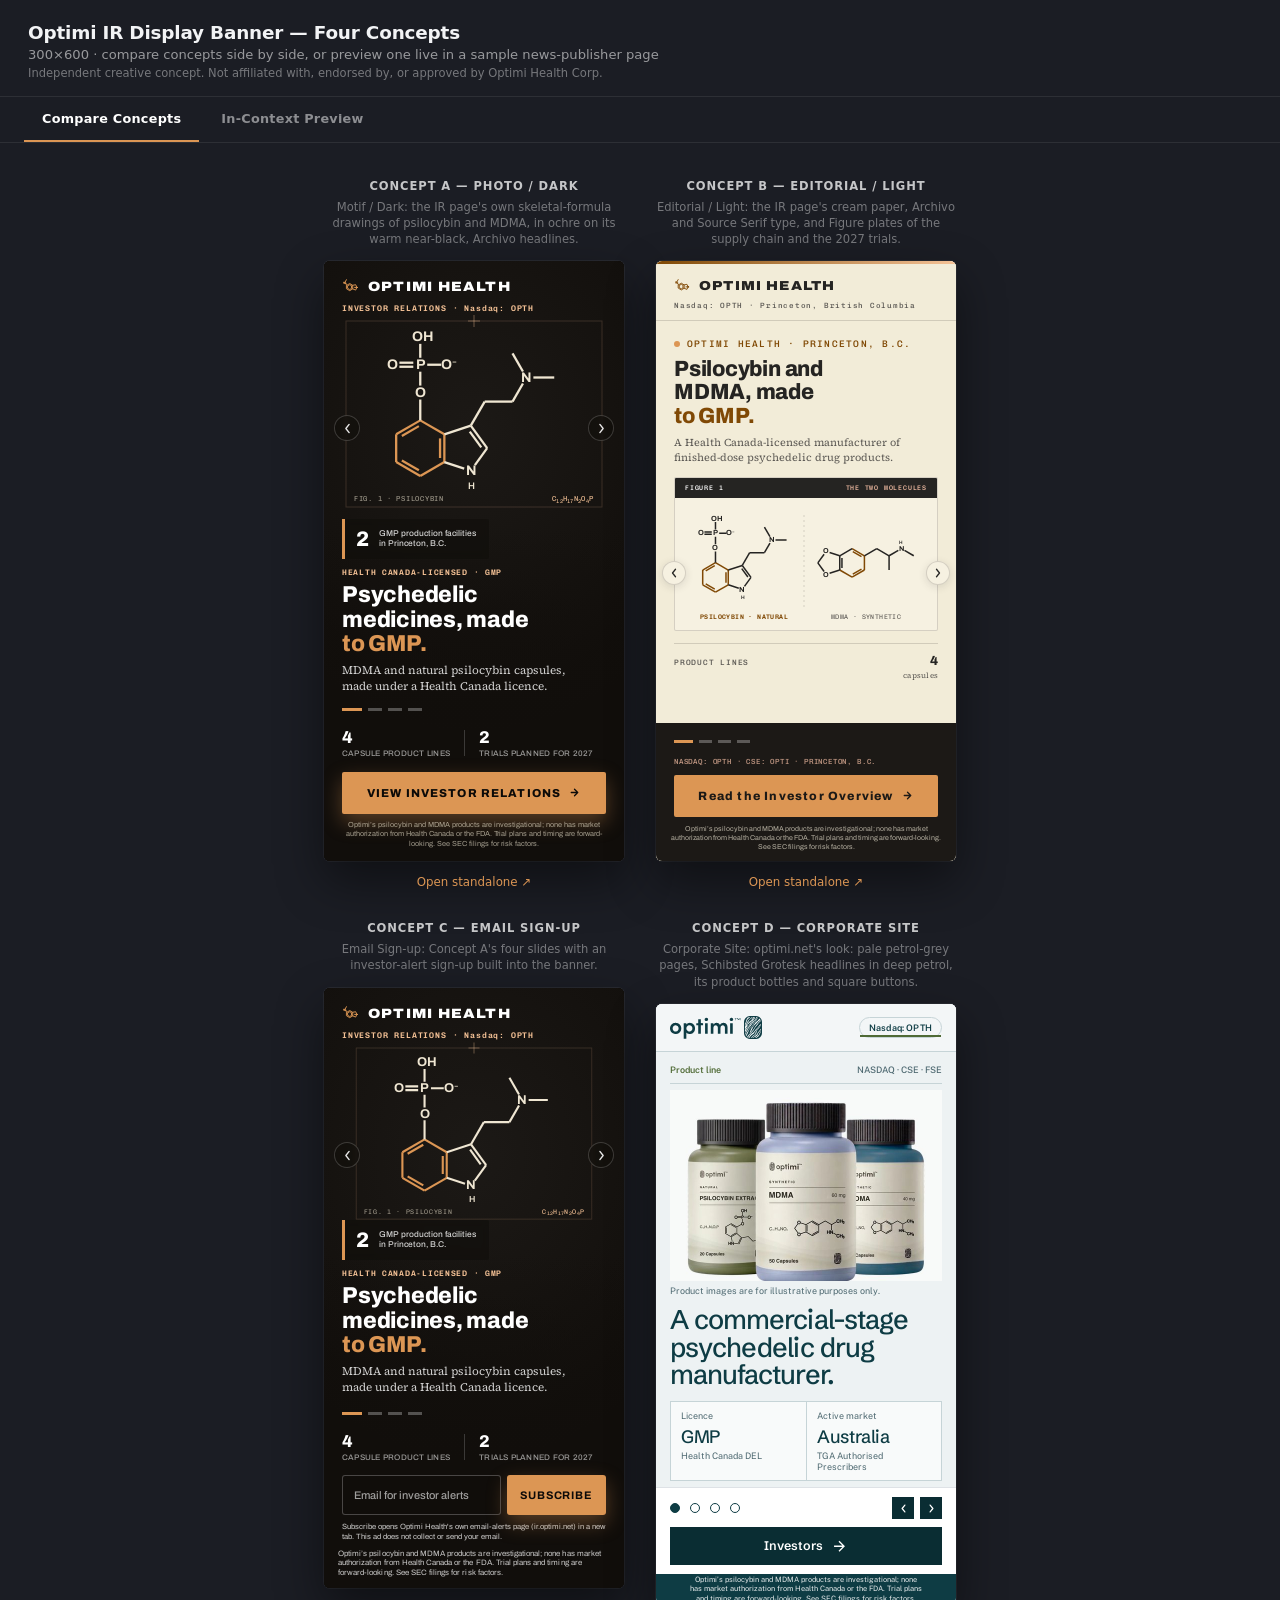
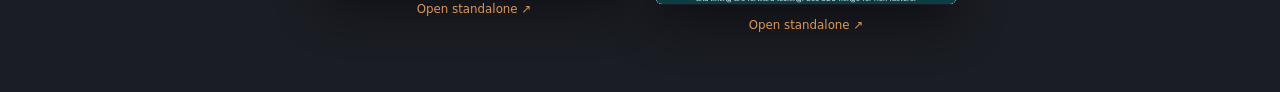
<file: index.html>
<!DOCTYPE html>
<html lang="en">
<head>
<meta name="robots" content="noindex,nofollow">
<meta charset="UTF-8">
<meta name="viewport" content="width=device-width,initial-scale=1">
<meta name="ir-banner-company" content="Optimi Health Corp.">
<link rel="icon" href="data:,">
<title>Optimi IR Banner — Concept Comparison</title>
<style>
  :root { --ui-accent:#dc9654; }
  * { margin:0; padding:0; box-sizing:border-box; }
  html, body {
    height:100%;
    background:#1b1d24;
    font-family:-apple-system, BlinkMacSystemFont, 'Segoe UI', system-ui, sans-serif;
    color:#f2f3f5;
  }
  header {
    padding:22px 28px 16px;
    border-bottom:1px solid rgba(255,255,255,0.08);
  }
  header h1 { font-size:1.15rem; font-weight:700; letter-spacing:-0.01em; }
  header p { margin-top:4px; font-size:0.82rem; color:rgba(255,255,255,0.55); }
  header p.pitch-note { font-size:0.72rem; color:rgba(255,255,255,0.4); }

  /* ---- tabs ---- */
  .tabs {
    display:flex;
    gap:4px;
    padding:0 24px;
    border-bottom:1px solid rgba(255,255,255,0.08);
  }
  .tab-btn {
    background:none;
    border:0;
    font-family:inherit;
    color:rgba(255,255,255,0.5);
    font-size:0.8rem;
    font-weight:700;
    letter-spacing:0.02em;
    padding:14px 18px;
    cursor:pointer;
    border-bottom:2px solid transparent;
    transition:color 0.15s ease;
  }
  .tab-btn:hover { color:rgba(255,255,255,0.8); }
  .tab-btn.active { color:#fff; border-bottom-color:var(--ui-accent); }
  .tab-panel { display:none; }
  .tab-panel.active { display:block; }

  main {
    display:flex;
    flex-wrap:wrap;
    gap:32px;
    justify-content:center;
    padding:36px 24px 60px;
  }
  /* four 300px frames need about 1344px of width; below that, wrap 2 + 2 rather than 3 + 1 */
  @media (max-width:1343px) { main { max-width:700px; margin:0 auto; } }
  .col { display:flex; flex-direction:column; align-items:center; gap:14px; }
  .col h2 {
    font-size:0.72rem;
    font-weight:700;
    letter-spacing:0.08em;
    text-transform:uppercase;
    color:rgba(255,255,255,0.75);
  }
  .col .tag {
    max-width:300px;
    min-height:2.8em;
    font-size:0.72rem;
    line-height:1.4;
    text-align:center;
    color:rgba(255,255,255,0.4);
    margin-top:-8px;
  }
  .frame-wrap {
    width:300px;
    height:600px;
    border-radius:6px;
    overflow:hidden;
    box-shadow:0 20px 48px rgba(0,0,0,0.45), 0 0 0 1px rgba(255,255,255,0.06);
    background:#000;
  }
  iframe { width:300px; height:600px; border:0; display:block; }
  .col a {
    font-size:0.74rem;
    color:var(--ui-accent);
    text-decoration:none;
  }
  .col a:hover { text-decoration:underline; }

  /* ---- in-context preview panel ---- */
  .preview-intro {
    text-align:center;
    padding:28px 24px 0;
  }
  .preview-intro p {
    font-size:0.82rem;
    color:rgba(255,255,255,0.55);
    max-width:560px;
    margin:0 auto;
  }
  .concept-switch {
    display:flex;
    flex-wrap:wrap;
    gap:10px;
    justify-content:center;
    padding:18px 24px 0;
  }
  .concept-btn {
    background:rgba(255,255,255,0.06);
    border:1px solid rgba(255,255,255,0.14);
    color:rgba(255,255,255,0.65);
    font-family:inherit;
    font-size:0.76rem;
    font-weight:700;
    letter-spacing:0.02em;
    padding:9px 16px;
    border-radius:20px;
    cursor:pointer;
    transition:all 0.15s ease;
  }
  .concept-btn:hover { border-color:rgba(255,255,255,0.3); }
  .concept-btn.active { background:var(--ui-accent); border-color:var(--ui-accent); color:#0c1015; }

  .preview-wrap {
    max-width:1180px;
    margin:24px auto 12px;
    padding:0 24px;
  }
  .preview-frame-outer {
    border-radius:6px;
    overflow:hidden;
    box-shadow:0 20px 48px rgba(0,0,0,0.45), 0 0 0 1px rgba(255,255,255,0.06);
  }
  #preview-iframe {
    width:100%;
    height:950px;
    border:0;
    display:block;
    background:#fff;
  }
  .preview-footer {
    text-align:center;
    padding:14px 24px 60px;
  }
  .preview-footer a {
    font-size:0.74rem;
    color:var(--ui-accent);
    text-decoration:none;
  }
  .preview-footer a:hover { text-decoration:underline; }
</style>
</head>
<body>

<header>
  <h1>Optimi IR Display Banner — Four Concepts</h1>
  <p>300×600 · compare concepts side by side, or preview one live in a sample news-publisher page</p>
  <p class="pitch-note">Independent creative concept. Not affiliated with, endorsed by, or approved by Optimi Health Corp.</p>
</header>

<div class="tabs">
  <button type="button" class="tab-btn active" data-tab="compare">Compare Concepts</button>
  <button type="button" class="tab-btn" data-tab="preview">In-Context Preview</button>
</div>

<section class="tab-panel active" id="tab-compare">
  <main>
    <div class="col">
      <h2>Concept A — Photo / Dark</h2>
      <span class="tag">Motif / Dark: the IR page&#x27;s own skeletal-formula drawings of psilocybin and MDMA, in ochre on its warm near-black, Archivo headlines.</span>
      <div class="frame-wrap">
        <iframe src="concept-a-photo/index.html" title="Optimi banner — photo concept"></iframe>
      </div>
      <a href="concept-a-photo/index.html" target="_blank" rel="noopener">Open standalone ↗</a>
    </div>

    <div class="col">
      <h2>Concept B — Editorial / Light</h2>
      <span class="tag">Editorial / Light: the IR page&#x27;s cream paper, Archivo and Source Serif type, and Figure plates of the supply chain and the 2027 trials.</span>
      <div class="frame-wrap">
        <iframe src="concept-b-editorial/index.html" title="Optimi banner — editorial concept"></iframe>
      </div>
      <a href="concept-b-editorial/index.html" target="_blank" rel="noopener">Open standalone ↗</a>
    </div>

    <div class="col">
      <h2>Concept C — Email Sign-up</h2>
      <span class="tag">Email Sign-up: Concept A&#x27;s four slides with an investor-alert sign-up built into the banner.</span>
      <div class="frame-wrap">
        <iframe src="concept-c-dashboard/index.html" title="Optimi banner — email sign-up concept"></iframe>
      </div>
      <a href="concept-c-dashboard/index.html" target="_blank" rel="noopener">Open standalone ↗</a>
    </div>

    <div class="col">
      <h2>Concept D — Corporate Site</h2>
      <span class="tag">Corporate Site: optimi.net&#x27;s look: pale petrol-grey pages, Schibsted Grotesk headlines in deep petrol, its product bottles and square buttons.</span>
      <div class="frame-wrap">
        <iframe src="concept-d-corporate/index.html" title="Optimi banner — corporate-site concept"></iframe>
      </div>
      <a href="concept-d-corporate/index.html" target="_blank" rel="noopener">Open standalone ↗</a>
    </div>
  </main>
</section>

<section class="tab-panel" id="tab-preview">
  <div class="preview-intro">
    <p>A sample news-publisher article page with the banner dropped into the right-rail ad slot — the way it would actually sit alongside real editorial content. Switch concepts below.</p>
  </div>

  <div class="concept-switch">
    <button type="button" class="concept-btn active" data-concept="a">Concept A — Photo</button>
    <button type="button" class="concept-btn" data-concept="b">Concept B — Editorial</button>
    <button type="button" class="concept-btn" data-concept="c">Concept C — Email Sign-up</button>
    <button type="button" class="concept-btn" data-concept="d">Concept D — Corporate Site</button>
  </div>

  <div class="preview-wrap">
    <div class="preview-frame-outer">
      <iframe id="preview-iframe" src="context-preview/news.html?concept=a" title="Optimi banner — in-context publisher preview"></iframe>
    </div>
  </div>

  <div class="preview-footer">
    <a id="preview-open-link" href="context-preview/news.html?concept=a" target="_blank" rel="noopener">Open standalone ↗</a>
  </div>
</section>

<script>
  document.querySelectorAll('.tab-btn').forEach(function (btn) {
    btn.addEventListener('click', function () {
      document.querySelectorAll('.tab-btn').forEach(function (b) { b.classList.remove('active') })
      document.querySelectorAll('.tab-panel').forEach(function (p) { p.classList.remove('active') })
      btn.classList.add('active')
      document.getElementById('tab-' + btn.dataset.tab).classList.add('active')
    })
  })

  document.querySelectorAll('.concept-btn').forEach(function (btn) {
    btn.addEventListener('click', function () {
      document.querySelectorAll('.concept-btn').forEach(function (b) { b.classList.remove('active') })
      btn.classList.add('active')
      var url = 'context-preview/news.html?concept=' + btn.dataset.concept
      document.getElementById('preview-iframe').src = url
      document.getElementById('preview-open-link').href = url
    })
  })
</script>

</body>
</html>
</file>
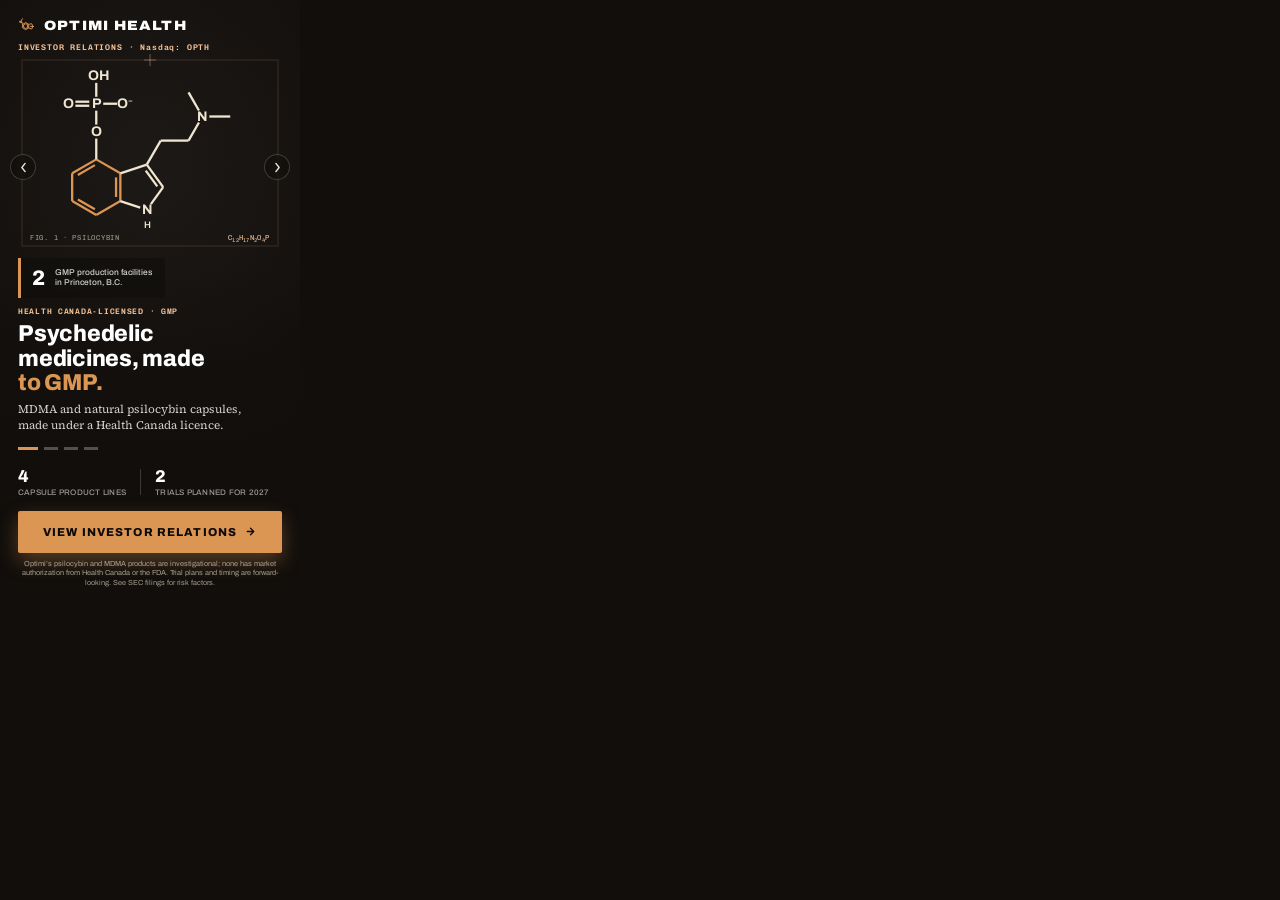
<file: concept-a-photo/index.html>
<!DOCTYPE html>
<html lang="en">
<head>
<meta name="robots" content="noindex,nofollow">
<meta charset="UTF-8">
<meta name="ad.size" content="width=300,height=600">
<meta http-equiv="X-UA-Compatible" content="IE=Edge">
<meta name="viewport" content="width=300,initial-scale=1">
<link rel="icon" href="data:,">
<title>Optimi Health Corp. — Investor Relations</title>
<link rel="preconnect" href="https://fonts.googleapis.com">
<link rel="preconnect" href="https://fonts.gstatic.com" crossorigin>
<link href="https://fonts.googleapis.com/css2?family=Archivo:wdth,wght@75..125,500..900&family=Source+Serif+4:opsz,wght@8..60,400;8..60,500&family=Chivo+Mono:wght@500;600&display=swap" rel="stylesheet">
<link rel="stylesheet" href="style.css">
</head>
<body>

<!--
  Optimi Health Corp. — IR display banner, 300x600 — Concept A: Photo / Dark.
  Promotes: https://media-console-group.github.io/optimihealth-ir-concept/
  Motif / Dark: the IR page's skeletal-formula plates per slide (inline SVG), a
  floating stat chip, persistent logo/ticker chrome, stat row + CTA +
  forward-looking-statements line. Concept C is generated from this file
  (scripts/build_concept_c.py), so re-run that after every edit here.
  Every slide's copy and stat must come from the live IR site.
-->

<div id="banner" aria-label="Optimi Health Corp. investor relations advertisement">

  <div id="slides">
    <!-- Slide 1 -->
    <section class="slide" data-index="0">
      <div class="slide-bg motif" role="img" aria-label="Skeletal formula of psilocybin"><svg class="motif-svg" viewBox="0 0 300 260" aria-hidden="true"><rect class="m-frame" x="22" y="60" width="256" height="186"/><g class="m-cross"><line x1="150" y1="54" x2="150" y2="66"/><line x1="144" y1="60" x2="156" y2="60"/></g>
  <g class="mol mol-psi" transform="translate(52 62) scale(0.6323) translate(-90.0 -52.0)"><g class="mol-b"><line x1="160.0" y1="206.0" x2="198.1" y2="228.0"/><line x1="198.1" y1="228.0" x2="198.1" y2="272.0"/><line x1="191.3" y1="234.5" x2="191.3" y2="265.5"/><line x1="198.1" y1="272.0" x2="160.0" y2="294.0"/><line x1="160.0" y1="294.0" x2="121.9" y2="272.0"/><line x1="157.8" y1="284.9" x2="130.9" y2="269.4"/><line x1="121.9" y1="272.0" x2="121.9" y2="228.0"/><line x1="121.9" y1="228.0" x2="160.0" y2="206.0"/><line x1="130.9" y1="230.6" x2="157.8" y2="215.1"/><line x1="198.1" y1="272.0" x2="229.5" y2="282.2"/><line x1="246.4" y1="276.7" x2="265.8" y2="250.0"/><line x1="265.8" y1="250.0" x2="239.9" y2="214.4"/><line x1="256.5" y1="248.7" x2="238.3" y2="223.7"/><line x1="239.9" y1="214.4" x2="198.1" y2="228.0"/><line x1="239.9" y1="214.4" x2="261.9" y2="176.3"/><line x1="261.9" y1="176.3" x2="305.9" y2="176.3"/><line x1="305.9" y1="176.3" x2="322.4" y2="147.7"/><line x1="338.9" y1="138.2" x2="371.9" y2="138.2"/><line x1="322.4" y1="128.7" x2="305.9" y2="100.1"/><line x1="160.0" y1="206.0" x2="160.0" y2="173.0"/><line x1="160.0" y1="151.0" x2="160.0" y2="129.0"/><line x1="149.0" y1="114.8" x2="127.0" y2="114.8"/><line x1="149.0" y1="121.2" x2="127.0" y2="121.2"/><line x1="171.0" y1="118.0" x2="193.0" y2="118.0"/><line x1="160.0" y1="107.0" x2="160.0" y2="85.0"/></g><g class="mol-t"><text x="239.9" y="292.1">N</text><text x="240.9" y="314.1"><tspan font-size="15" font-weight="600">H</tspan></text><text x="327.9" y="144.7">N</text><text x="160.0" y="168.5">O</text><text x="160.0" y="124.5">P</text><text x="116.0" y="124.5">O</text><text x="206.0" y="124.5">O<tspan font-size="12" dy="-7">&#8722;</tspan></text><text x="164.0" y="80.5">OH</text></g></g>
  <text class="m-lab" x="30" y="240">FIG. 1 &middot; PSILOCYBIN</text>
  <text class="m-lab hi" x="270" y="240" text-anchor="end">C<tspan class="sb">12</tspan>H<tspan class="sb">17</tspan>N<tspan class="sb">2</tspan>O<tspan class="sb">4</tspan>P</text>
</svg></div>
      <div class="slide-scrim-bottom"></div>
      <div class="slide-copy">
        <div class="mid-chip">
          <span class="chip-num">2</span>
          <span class="chip-label">GMP production facilities<br>in Princeton, B.C.</span>
        </div>
        <div class="copy-bottom">
          <div class="kicker">Health Canada-licensed &middot; GMP</div>
          <h1>Psychedelic<br>medicines, made<br><em>to GMP.</em></h1>
          <p>MDMA and natural psilocybin capsules, made under a Health Canada licence.</p>
        </div>
      </div>
    </section>
    <!-- Slide 2 -->
    <section class="slide" data-index="1">
      <div class="slide-bg motif" role="img" aria-label="Schematic of the supply route from Princeton, B.C. to Australia"><svg class="motif-svg" viewBox="0 0 300 260" aria-hidden="true"><rect class="m-frame" x="22" y="60" width="256" height="186"/><g class="m-cross"><line x1="150" y1="54" x2="150" y2="66"/><line x1="144" y1="60" x2="156" y2="60"/></g>
  <path class="m-route" d="M70 108 C 120 70, 230 110, 232 196"/>
  <circle class="m-node" cx="70" cy="108" r="5"/><circle class="m-ring" cx="70" cy="108" r="11"/>
  <circle class="m-node hi" cx="232" cy="196" r="5"/><circle class="m-ring hi" cx="232" cy="196" r="11"/>
  <text class="m-lab" x="56" y="132">PRINCETON, B.C.</text>
  <text class="m-lab" x="56" y="143">GMP &middot; HEALTH CANADA DEL</text>
  <text class="m-lab hi" x="270" y="222" text-anchor="end">AUSTRALIA &middot; AUTHORISED</text>
  <text class="m-lab hi" x="270" y="233" text-anchor="end">PRESCRIBER SCHEME</text>
  <text class="m-lab" x="270" y="78" text-anchor="end">SCHEMATIC</text>
</svg></div>
      <div class="slide-scrim-bottom"></div>
      <div class="slide-copy">
        <div class="mid-chip">
          <span class="chip-num">2024</span>
          <span class="chip-label">First commercial supply<br>to Australian prescribers</span>
        </div>
        <div class="copy-bottom">
          <div class="kicker">In market &middot; Australia</div>
          <h1>Already<br>prescribed in<br><em>Australia.</em></h1>
          <p>MDMA for PTSD since 2024 and psilocybin for treatment-resistant depression since 2025.</p>
        </div>
      </div>
    </section>
    <!-- Slide 3 -->
    <section class="slide" data-index="2">
      <div class="slide-bg motif" role="img" aria-label="Dot chart: 200 adults randomized 1 to 1, psilocybin or active placebo"><svg class="motif-svg" viewBox="0 0 300 260" aria-hidden="true"><rect class="m-frame" x="22" y="60" width="256" height="186"/><g class="m-cross"><line x1="150" y1="54" x2="150" y2="66"/><line x1="144" y1="60" x2="156" y2="60"/></g>
  <text class="m-lab" x="30" y="80">RANDOMIZED 1:1 &middot; DOUBLE-BLIND</text>
  <g><circle class="m-dot on" cx="44.0" cy="102.0" r="3.2"/><circle class="m-dot on" cx="53.4" cy="102.0" r="3.2"/><circle class="m-dot on" cx="62.8" cy="102.0" r="3.2"/><circle class="m-dot on" cx="72.2" cy="102.0" r="3.2"/><circle class="m-dot on" cx="81.6" cy="102.0" r="3.2"/><circle class="m-dot on" cx="91.0" cy="102.0" r="3.2"/><circle class="m-dot on" cx="100.4" cy="102.0" r="3.2"/><circle class="m-dot on" cx="109.8" cy="102.0" r="3.2"/><circle class="m-dot on" cx="119.2" cy="102.0" r="3.2"/><circle class="m-dot on" cx="128.6" cy="102.0" r="3.2"/><circle class="m-dot on" cx="44.0" cy="111.4" r="3.2"/><circle class="m-dot on" cx="53.4" cy="111.4" r="3.2"/><circle class="m-dot on" cx="62.8" cy="111.4" r="3.2"/><circle class="m-dot on" cx="72.2" cy="111.4" r="3.2"/><circle class="m-dot on" cx="81.6" cy="111.4" r="3.2"/><circle class="m-dot on" cx="91.0" cy="111.4" r="3.2"/><circle class="m-dot on" cx="100.4" cy="111.4" r="3.2"/><circle class="m-dot on" cx="109.8" cy="111.4" r="3.2"/><circle class="m-dot on" cx="119.2" cy="111.4" r="3.2"/><circle class="m-dot on" cx="128.6" cy="111.4" r="3.2"/><circle class="m-dot on" cx="44.0" cy="120.8" r="3.2"/><circle class="m-dot on" cx="53.4" cy="120.8" r="3.2"/><circle class="m-dot on" cx="62.8" cy="120.8" r="3.2"/><circle class="m-dot on" cx="72.2" cy="120.8" r="3.2"/><circle class="m-dot on" cx="81.6" cy="120.8" r="3.2"/><circle class="m-dot on" cx="91.0" cy="120.8" r="3.2"/><circle class="m-dot on" cx="100.4" cy="120.8" r="3.2"/><circle class="m-dot on" cx="109.8" cy="120.8" r="3.2"/><circle class="m-dot on" cx="119.2" cy="120.8" r="3.2"/><circle class="m-dot on" cx="128.6" cy="120.8" r="3.2"/><circle class="m-dot on" cx="44.0" cy="130.2" r="3.2"/><circle class="m-dot on" cx="53.4" cy="130.2" r="3.2"/><circle class="m-dot on" cx="62.8" cy="130.2" r="3.2"/><circle class="m-dot on" cx="72.2" cy="130.2" r="3.2"/><circle class="m-dot on" cx="81.6" cy="130.2" r="3.2"/><circle class="m-dot on" cx="91.0" cy="130.2" r="3.2"/><circle class="m-dot on" cx="100.4" cy="130.2" r="3.2"/><circle class="m-dot on" cx="109.8" cy="130.2" r="3.2"/><circle class="m-dot on" cx="119.2" cy="130.2" r="3.2"/><circle class="m-dot on" cx="128.6" cy="130.2" r="3.2"/><circle class="m-dot on" cx="44.0" cy="139.6" r="3.2"/><circle class="m-dot on" cx="53.4" cy="139.6" r="3.2"/><circle class="m-dot on" cx="62.8" cy="139.6" r="3.2"/><circle class="m-dot on" cx="72.2" cy="139.6" r="3.2"/><circle class="m-dot on" cx="81.6" cy="139.6" r="3.2"/><circle class="m-dot on" cx="91.0" cy="139.6" r="3.2"/><circle class="m-dot on" cx="100.4" cy="139.6" r="3.2"/><circle class="m-dot on" cx="109.8" cy="139.6" r="3.2"/><circle class="m-dot on" cx="119.2" cy="139.6" r="3.2"/><circle class="m-dot on" cx="128.6" cy="139.6" r="3.2"/><circle class="m-dot on" cx="44.0" cy="149.0" r="3.2"/><circle class="m-dot on" cx="53.4" cy="149.0" r="3.2"/><circle class="m-dot on" cx="62.8" cy="149.0" r="3.2"/><circle class="m-dot on" cx="72.2" cy="149.0" r="3.2"/><circle class="m-dot on" cx="81.6" cy="149.0" r="3.2"/><circle class="m-dot on" cx="91.0" cy="149.0" r="3.2"/><circle class="m-dot on" cx="100.4" cy="149.0" r="3.2"/><circle class="m-dot on" cx="109.8" cy="149.0" r="3.2"/><circle class="m-dot on" cx="119.2" cy="149.0" r="3.2"/><circle class="m-dot on" cx="128.6" cy="149.0" r="3.2"/><circle class="m-dot on" cx="44.0" cy="158.4" r="3.2"/><circle class="m-dot on" cx="53.4" cy="158.4" r="3.2"/><circle class="m-dot on" cx="62.8" cy="158.4" r="3.2"/><circle class="m-dot on" cx="72.2" cy="158.4" r="3.2"/><circle class="m-dot on" cx="81.6" cy="158.4" r="3.2"/><circle class="m-dot on" cx="91.0" cy="158.4" r="3.2"/><circle class="m-dot on" cx="100.4" cy="158.4" r="3.2"/><circle class="m-dot on" cx="109.8" cy="158.4" r="3.2"/><circle class="m-dot on" cx="119.2" cy="158.4" r="3.2"/><circle class="m-dot on" cx="128.6" cy="158.4" r="3.2"/><circle class="m-dot on" cx="44.0" cy="167.8" r="3.2"/><circle class="m-dot on" cx="53.4" cy="167.8" r="3.2"/><circle class="m-dot on" cx="62.8" cy="167.8" r="3.2"/><circle class="m-dot on" cx="72.2" cy="167.8" r="3.2"/><circle class="m-dot on" cx="81.6" cy="167.8" r="3.2"/><circle class="m-dot on" cx="91.0" cy="167.8" r="3.2"/><circle class="m-dot on" cx="100.4" cy="167.8" r="3.2"/><circle class="m-dot on" cx="109.8" cy="167.8" r="3.2"/><circle class="m-dot on" cx="119.2" cy="167.8" r="3.2"/><circle class="m-dot on" cx="128.6" cy="167.8" r="3.2"/><circle class="m-dot on" cx="44.0" cy="177.2" r="3.2"/><circle class="m-dot on" cx="53.4" cy="177.2" r="3.2"/><circle class="m-dot on" cx="62.8" cy="177.2" r="3.2"/><circle class="m-dot on" cx="72.2" cy="177.2" r="3.2"/><circle class="m-dot on" cx="81.6" cy="177.2" r="3.2"/><circle class="m-dot on" cx="91.0" cy="177.2" r="3.2"/><circle class="m-dot on" cx="100.4" cy="177.2" r="3.2"/><circle class="m-dot on" cx="109.8" cy="177.2" r="3.2"/><circle class="m-dot on" cx="119.2" cy="177.2" r="3.2"/><circle class="m-dot on" cx="128.6" cy="177.2" r="3.2"/><circle class="m-dot on" cx="44.0" cy="186.6" r="3.2"/><circle class="m-dot on" cx="53.4" cy="186.6" r="3.2"/><circle class="m-dot on" cx="62.8" cy="186.6" r="3.2"/><circle class="m-dot on" cx="72.2" cy="186.6" r="3.2"/><circle class="m-dot on" cx="81.6" cy="186.6" r="3.2"/><circle class="m-dot on" cx="91.0" cy="186.6" r="3.2"/><circle class="m-dot on" cx="100.4" cy="186.6" r="3.2"/><circle class="m-dot on" cx="109.8" cy="186.6" r="3.2"/><circle class="m-dot on" cx="119.2" cy="186.6" r="3.2"/><circle class="m-dot on" cx="128.6" cy="186.6" r="3.2"/></g>
  <g><circle class="m-dot " cx="172.0" cy="102.0" r="3.2"/><circle class="m-dot " cx="181.4" cy="102.0" r="3.2"/><circle class="m-dot " cx="190.8" cy="102.0" r="3.2"/><circle class="m-dot " cx="200.2" cy="102.0" r="3.2"/><circle class="m-dot " cx="209.6" cy="102.0" r="3.2"/><circle class="m-dot " cx="219.0" cy="102.0" r="3.2"/><circle class="m-dot " cx="228.4" cy="102.0" r="3.2"/><circle class="m-dot " cx="237.8" cy="102.0" r="3.2"/><circle class="m-dot " cx="247.2" cy="102.0" r="3.2"/><circle class="m-dot " cx="256.6" cy="102.0" r="3.2"/><circle class="m-dot " cx="172.0" cy="111.4" r="3.2"/><circle class="m-dot " cx="181.4" cy="111.4" r="3.2"/><circle class="m-dot " cx="190.8" cy="111.4" r="3.2"/><circle class="m-dot " cx="200.2" cy="111.4" r="3.2"/><circle class="m-dot " cx="209.6" cy="111.4" r="3.2"/><circle class="m-dot " cx="219.0" cy="111.4" r="3.2"/><circle class="m-dot " cx="228.4" cy="111.4" r="3.2"/><circle class="m-dot " cx="237.8" cy="111.4" r="3.2"/><circle class="m-dot " cx="247.2" cy="111.4" r="3.2"/><circle class="m-dot " cx="256.6" cy="111.4" r="3.2"/><circle class="m-dot " cx="172.0" cy="120.8" r="3.2"/><circle class="m-dot " cx="181.4" cy="120.8" r="3.2"/><circle class="m-dot " cx="190.8" cy="120.8" r="3.2"/><circle class="m-dot " cx="200.2" cy="120.8" r="3.2"/><circle class="m-dot " cx="209.6" cy="120.8" r="3.2"/><circle class="m-dot " cx="219.0" cy="120.8" r="3.2"/><circle class="m-dot " cx="228.4" cy="120.8" r="3.2"/><circle class="m-dot " cx="237.8" cy="120.8" r="3.2"/><circle class="m-dot " cx="247.2" cy="120.8" r="3.2"/><circle class="m-dot " cx="256.6" cy="120.8" r="3.2"/><circle class="m-dot " cx="172.0" cy="130.2" r="3.2"/><circle class="m-dot " cx="181.4" cy="130.2" r="3.2"/><circle class="m-dot " cx="190.8" cy="130.2" r="3.2"/><circle class="m-dot " cx="200.2" cy="130.2" r="3.2"/><circle class="m-dot " cx="209.6" cy="130.2" r="3.2"/><circle class="m-dot " cx="219.0" cy="130.2" r="3.2"/><circle class="m-dot " cx="228.4" cy="130.2" r="3.2"/><circle class="m-dot " cx="237.8" cy="130.2" r="3.2"/><circle class="m-dot " cx="247.2" cy="130.2" r="3.2"/><circle class="m-dot " cx="256.6" cy="130.2" r="3.2"/><circle class="m-dot " cx="172.0" cy="139.6" r="3.2"/><circle class="m-dot " cx="181.4" cy="139.6" r="3.2"/><circle class="m-dot " cx="190.8" cy="139.6" r="3.2"/><circle class="m-dot " cx="200.2" cy="139.6" r="3.2"/><circle class="m-dot " cx="209.6" cy="139.6" r="3.2"/><circle class="m-dot " cx="219.0" cy="139.6" r="3.2"/><circle class="m-dot " cx="228.4" cy="139.6" r="3.2"/><circle class="m-dot " cx="237.8" cy="139.6" r="3.2"/><circle class="m-dot " cx="247.2" cy="139.6" r="3.2"/><circle class="m-dot " cx="256.6" cy="139.6" r="3.2"/><circle class="m-dot " cx="172.0" cy="149.0" r="3.2"/><circle class="m-dot " cx="181.4" cy="149.0" r="3.2"/><circle class="m-dot " cx="190.8" cy="149.0" r="3.2"/><circle class="m-dot " cx="200.2" cy="149.0" r="3.2"/><circle class="m-dot " cx="209.6" cy="149.0" r="3.2"/><circle class="m-dot " cx="219.0" cy="149.0" r="3.2"/><circle class="m-dot " cx="228.4" cy="149.0" r="3.2"/><circle class="m-dot " cx="237.8" cy="149.0" r="3.2"/><circle class="m-dot " cx="247.2" cy="149.0" r="3.2"/><circle class="m-dot " cx="256.6" cy="149.0" r="3.2"/><circle class="m-dot " cx="172.0" cy="158.4" r="3.2"/><circle class="m-dot " cx="181.4" cy="158.4" r="3.2"/><circle class="m-dot " cx="190.8" cy="158.4" r="3.2"/><circle class="m-dot " cx="200.2" cy="158.4" r="3.2"/><circle class="m-dot " cx="209.6" cy="158.4" r="3.2"/><circle class="m-dot " cx="219.0" cy="158.4" r="3.2"/><circle class="m-dot " cx="228.4" cy="158.4" r="3.2"/><circle class="m-dot " cx="237.8" cy="158.4" r="3.2"/><circle class="m-dot " cx="247.2" cy="158.4" r="3.2"/><circle class="m-dot " cx="256.6" cy="158.4" r="3.2"/><circle class="m-dot " cx="172.0" cy="167.8" r="3.2"/><circle class="m-dot " cx="181.4" cy="167.8" r="3.2"/><circle class="m-dot " cx="190.8" cy="167.8" r="3.2"/><circle class="m-dot " cx="200.2" cy="167.8" r="3.2"/><circle class="m-dot " cx="209.6" cy="167.8" r="3.2"/><circle class="m-dot " cx="219.0" cy="167.8" r="3.2"/><circle class="m-dot " cx="228.4" cy="167.8" r="3.2"/><circle class="m-dot " cx="237.8" cy="167.8" r="3.2"/><circle class="m-dot " cx="247.2" cy="167.8" r="3.2"/><circle class="m-dot " cx="256.6" cy="167.8" r="3.2"/><circle class="m-dot " cx="172.0" cy="177.2" r="3.2"/><circle class="m-dot " cx="181.4" cy="177.2" r="3.2"/><circle class="m-dot " cx="190.8" cy="177.2" r="3.2"/><circle class="m-dot " cx="200.2" cy="177.2" r="3.2"/><circle class="m-dot " cx="209.6" cy="177.2" r="3.2"/><circle class="m-dot " cx="219.0" cy="177.2" r="3.2"/><circle class="m-dot " cx="228.4" cy="177.2" r="3.2"/><circle class="m-dot " cx="237.8" cy="177.2" r="3.2"/><circle class="m-dot " cx="247.2" cy="177.2" r="3.2"/><circle class="m-dot " cx="256.6" cy="177.2" r="3.2"/><circle class="m-dot " cx="172.0" cy="186.6" r="3.2"/><circle class="m-dot " cx="181.4" cy="186.6" r="3.2"/><circle class="m-dot " cx="190.8" cy="186.6" r="3.2"/><circle class="m-dot " cx="200.2" cy="186.6" r="3.2"/><circle class="m-dot " cx="209.6" cy="186.6" r="3.2"/><circle class="m-dot " cx="219.0" cy="186.6" r="3.2"/><circle class="m-dot " cx="228.4" cy="186.6" r="3.2"/><circle class="m-dot " cx="237.8" cy="186.6" r="3.2"/><circle class="m-dot " cx="247.2" cy="186.6" r="3.2"/><circle class="m-dot " cx="256.6" cy="186.6" r="3.2"/></g>
  <text class="m-bv hi" x="86" y="210" text-anchor="middle">100</text>
  <text class="m-bv" x="214" y="210" text-anchor="middle">100</text>
  <text class="m-lab hi" x="86" y="222" text-anchor="middle">PSILOCYBIN</text>
  <text class="m-lab" x="214" y="222" text-anchor="middle">ACTIVE PLACEBO</text>
  <text class="m-lab" x="30" y="240">PROPOSED DESIGN</text>
</svg></div>
      <div class="slide-scrim-bottom"></div>
      <div class="slide-copy">
        <div class="mid-chip">
          <span class="chip-num">200</span>
          <span class="chip-label">Adults with severe MDD<br>in the proposed Phase 2b</span>
        </div>
        <div class="copy-bottom">
          <div class="kicker">OPTI-101 &middot; natural psilocybin</div>
          <h1>Randomized.<br>Double-blind.<br><em>Phase 2b.</em></h1>
          <p>Protocol amendment under Health Canada review; dosing expected Q1 2027.</p>
        </div>
      </div>
    </section>
    <!-- Slide 4 -->
    <section class="slide" data-index="3">
      <div class="slide-bg motif" role="img" aria-label="Skeletal formula of MDMA"><svg class="motif-svg" viewBox="0 0 300 260" aria-hidden="true"><rect class="m-frame" x="22" y="60" width="256" height="186"/><g class="m-cross"><line x1="150" y1="54" x2="150" y2="66"/><line x1="144" y1="60" x2="156" y2="60"/></g>
  <g class="mol mol-mdma" transform="translate(38 104) scale(0.6474) translate(-100.0 -160.0)"><g class="mol-b"><line x1="230.0" y1="196.0" x2="268.1" y2="218.0"/><line x1="232.2" y1="205.1" x2="259.1" y2="220.6"/><line x1="268.1" y1="218.0" x2="268.1" y2="262.0"/><line x1="268.1" y1="262.0" x2="230.0" y2="284.0"/><line x1="259.1" y1="259.4" x2="232.2" y2="274.9"/><line x1="230.0" y1="284.0" x2="191.9" y2="262.0"/><line x1="191.9" y1="262.0" x2="191.9" y2="218.0"/><line x1="198.7" y1="255.5" x2="198.7" y2="224.5"/><line x1="191.9" y1="218.0" x2="230.0" y2="196.0"/><line x1="191.9" y1="218.0" x2="160.5" y2="207.8"/><line x1="143.6" y1="213.3" x2="124.2" y2="240.0"/><line x1="124.2" y1="240.0" x2="143.6" y2="266.7"/><line x1="160.5" y1="272.2" x2="191.9" y2="262.0"/><line x1="268.1" y1="218.0" x2="306.2" y2="196.0"/><line x1="306.2" y1="196.0" x2="344.3" y2="218.0"/><line x1="344.3" y1="218.0" x2="344.3" y2="262.0"/><line x1="344.3" y1="218.0" x2="372.9" y2="201.5"/><line x1="391.9" y1="201.5" x2="420.5" y2="218.0"/></g><g class="mol-t"><text x="150.1" y="210.9">O</text><text x="150.1" y="282.1">O</text><text x="382.4" y="202.5">N</text><text x="382.4" y="181.5"><tspan font-size="15" font-weight="600">H</tspan></text></g></g>
  <text class="m-lab" x="30" y="240">FIG. 2 &middot; MDMA</text>
  <text class="m-lab hi" x="270" y="240" text-anchor="end">C<tspan class="sb">11</tspan>H<tspan class="sb">15</tspan>NO<tspan class="sb">2</tspan></text>
</svg></div>
      <div class="slide-scrim-bottom"></div>
      <div class="slide-copy">
        <div class="mid-chip">
          <span class="chip-num">100</span>
          <span class="chip-label">Veterans &amp; front-line<br>workers in the Phase 3</span>
        </div>
        <div class="copy-bottom">
          <div class="kicker">OPTI-201 &middot; MDMA for PTSD</div>
          <h1>A Phase 3<br>expected to<br><em>begin in 2027.</em></h1>
          <p>Holds a Health Canada No Objection Letter. The trial&rsquo;s MDMA batch is already made.</p>
        </div>
      </div>
    </section>
  </div>

  <!-- Persistent chrome — sits above the rotating slides -->
  <header id="top-bar" class="reveal" data-delay="0">
    <div id="logo">
      <svg class="mark" viewBox="0 0 32 32" aria-hidden="true"><g fill="none" stroke="currentColor" stroke-width="1.6" stroke-linecap="round" stroke-linejoin="round"><polygon points="8,14 13,11 18,14 18,20 13,23 8,20"/><polygon points="10,14.6 13,13 16,14.6 16,19.4 13,21 10,19.4"/><polyline points="18,14 23,13 25,17.5 23,22 18,20"/><path d="M 21.2 17.5 L 23.3 17.5"/><circle cx="25" cy="17.5" r="0.9" fill="currentColor"/><line x1="8" y1="14" x2="5" y2="9"/><line x1="5" y1="9" x2="2.5" y2="9"/><line x1="5" y1="9" x2="7.4" y2="4.6"/><line x1="3.2" y1="10.7" x2="6.8" y2="10.7"/></g></svg>
      <span id="wordmark">OPTIMI HEALTH</span>
    </div>
    <div id="eyebrow">INVESTOR&nbsp;RELATIONS&nbsp;·&nbsp;Nasdaq:&nbsp;OPTH</div>
  </header>

  <button type="button" class="nav-arrow" id="arrow-prev" aria-label="Previous slide">
    <svg viewBox="0 0 16 16"><path d="M10 3 6 8l4 5" stroke="currentColor" stroke-width="1.7" fill="none" stroke-linecap="round" stroke-linejoin="round"/></svg>
  </button>
  <button type="button" class="nav-arrow" id="arrow-next" aria-label="Next slide">
    <svg viewBox="0 0 16 16"><path d="M6 3l4 5-4 5" stroke="currentColor" stroke-width="1.7" fill="none" stroke-linecap="round" stroke-linejoin="round"/></svg>
  </button>

  <div id="bottom-fixed" class="reveal" data-delay="4">
    <div id="dots" role="tablist" aria-label="Slide selector">
      <button class="dot active" data-index="0" aria-label="Slide 1: Overview"></button>
      <button class="dot" data-index="1" aria-label="Slide 2: Australia"></button>
      <button class="dot" data-index="2" aria-label="Slide 3: OPTI-101"></button>
      <button class="dot" data-index="3" aria-label="Slide 4: OPTI-201"></button>
    </div>

    <div id="stat-row">
      <div class="stat">
        <span class="stat-num">4</span>
        <span class="stat-label">Capsule product lines</span>
      </div>
      <div class="stat-div"></div>
      <div class="stat">
        <span class="stat-num">2</span>
        <span class="stat-label">Trials planned for 2027</span>
      </div>
    </div>

    <a href="#" id="cta">
      <span>View Investor Relations</span>
      <svg viewBox="0 0 16 16" id="cta-arrow" aria-hidden="true"><path d="M4 8h8M8 4l4 4-4 4" stroke="currentColor" stroke-width="1.6" fill="none" stroke-linecap="round" stroke-linejoin="round"/></svg>
    </a>
    <p id="disclosure">Optimi&rsquo;s psilocybin and MDMA products are investigational; none has market authorization from Health Canada or the FDA. Trial plans and timing are forward-looking. See SEC filings for risk factors.</p>
  </div>

  <!-- Standard HTML5-ad click-tag plumbing -->
  <div id="click-tag-wrapper"></div>
</div>

<script src="script.js"></script>
</body>
</html>
</file>
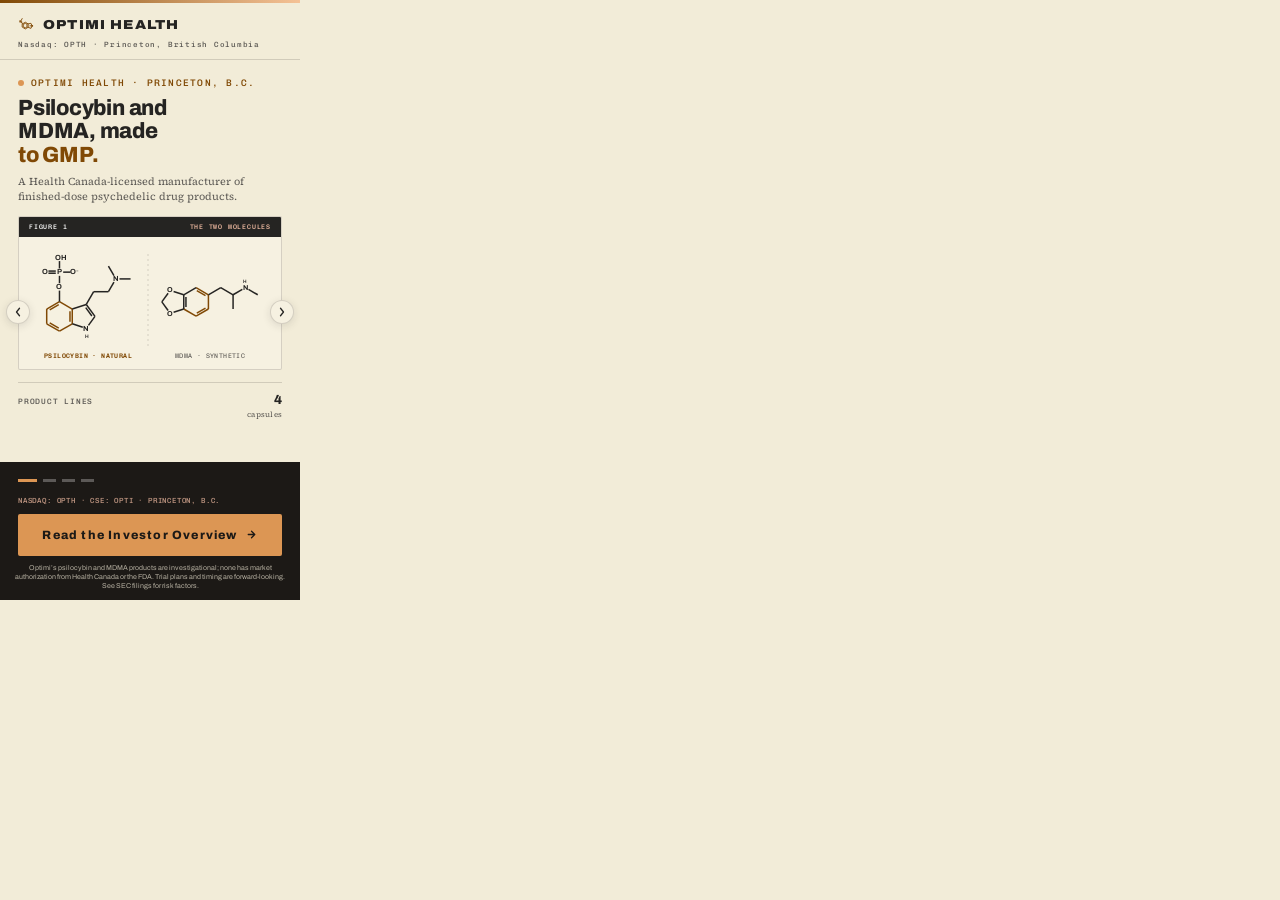
<file: concept-b-editorial/index.html>
<!DOCTYPE html>
<html lang="en">
<head>
<meta name="robots" content="noindex,nofollow">
<meta charset="UTF-8">
<meta name="ad.size" content="width=300,height=600">
<meta http-equiv="X-UA-Compatible" content="IE=Edge">
<meta name="viewport" content="width=300,initial-scale=1">
<link rel="icon" href="data:,">
<title>Optimi Health Corp. — Investor Overview</title>
<link rel="preconnect" href="https://fonts.googleapis.com">
<link rel="preconnect" href="https://fonts.gstatic.com" crossorigin>
<link href="https://fonts.googleapis.com/css2?family=Archivo:wdth,wght@75..125,500..900&family=Source+Serif+4:opsz,wght@8..60,400;8..60,500;8..60,600&family=Chivo+Mono:wght@400;500;600&display=swap" rel="stylesheet">
<link rel="stylesheet" href="style.css">
</head>
<body>

<!--
  Optimi Health Corp. — IR display banner, 300x600 — Concept B: Editorial / Light.
  Promotes: https://media-console-group.github.io/optimihealth-ir-concept/
  Annual-report styling: serif headlines, mono figure captions, light
  paper body, one inline-SVG "Figure N" schematic per slide (same line
  weight/colour language across all four), dark closing CTA band.
-->

<div id="banner" aria-label="Optimi Health Corp. investor relations advertisement">

  <div id="top-rule"></div>

  <header id="top-bar" class="reveal" data-delay="0">
    <div id="logo">
      <svg class="mark" viewBox="0 0 32 32" aria-hidden="true"><g fill="none" stroke="currentColor" stroke-width="1.6" stroke-linecap="round" stroke-linejoin="round"><polygon points="8,14 13,11 18,14 18,20 13,23 8,20"/><polygon points="10,14.6 13,13 16,14.6 16,19.4 13,21 10,19.4"/><polyline points="18,14 23,13 25,17.5 23,22 18,20"/><path d="M 21.2 17.5 L 23.3 17.5"/><circle cx="25" cy="17.5" r="0.9" fill="currentColor"/><line x1="8" y1="14" x2="5" y2="9"/><line x1="5" y1="9" x2="2.5" y2="9"/><line x1="5" y1="9" x2="7.4" y2="4.6"/><line x1="3.2" y1="10.7" x2="6.8" y2="10.7"/></g></svg>
      <span id="wordmark">OPTIMI HEALTH</span>
    </div>
    <div id="masthead">Nasdaq:&nbsp;OPTH&nbsp;·&nbsp;Princeton,&nbsp;British&nbsp;Columbia</div>
  </header>

  <div id="slides">
    <!-- Slide 1 -->
    <section class="slide" data-index="0">
      <div class="slide-copy">
        <p class="eyebrow">Optimi Health &middot; Princeton, B.C.</p>
        <h1>Psilocybin and<br>MDMA, made<br><em>to GMP.</em></h1>
        <p class="lead">A Health Canada-licensed manufacturer of finished-dose psychedelic drug products.</p>
        <figure class="fig-card">
          <div class="fig-bar"><span>Figure 1</span><span>The two molecules</span></div>
          <div class="fig-body">
            <svg viewBox="0 0 240 118">
              <g class="mol mol-psi" transform="translate(6 4) scale(0.3355) translate(-90.0 -52.0)"><g class="mol-b"><line x1="160.0" y1="206.0" x2="198.1" y2="228.0"/><line x1="198.1" y1="228.0" x2="198.1" y2="272.0"/><line x1="191.3" y1="234.5" x2="191.3" y2="265.5"/><line x1="198.1" y1="272.0" x2="160.0" y2="294.0"/><line x1="160.0" y1="294.0" x2="121.9" y2="272.0"/><line x1="157.8" y1="284.9" x2="130.9" y2="269.4"/><line x1="121.9" y1="272.0" x2="121.9" y2="228.0"/><line x1="121.9" y1="228.0" x2="160.0" y2="206.0"/><line x1="130.9" y1="230.6" x2="157.8" y2="215.1"/><line x1="198.1" y1="272.0" x2="229.5" y2="282.2"/><line x1="246.4" y1="276.7" x2="265.8" y2="250.0"/><line x1="265.8" y1="250.0" x2="239.9" y2="214.4"/><line x1="256.5" y1="248.7" x2="238.3" y2="223.7"/><line x1="239.9" y1="214.4" x2="198.1" y2="228.0"/><line x1="239.9" y1="214.4" x2="261.9" y2="176.3"/><line x1="261.9" y1="176.3" x2="305.9" y2="176.3"/><line x1="305.9" y1="176.3" x2="322.4" y2="147.7"/><line x1="338.9" y1="138.2" x2="371.9" y2="138.2"/><line x1="322.4" y1="128.7" x2="305.9" y2="100.1"/><line x1="160.0" y1="206.0" x2="160.0" y2="173.0"/><line x1="160.0" y1="151.0" x2="160.0" y2="129.0"/><line x1="149.0" y1="114.8" x2="127.0" y2="114.8"/><line x1="149.0" y1="121.2" x2="127.0" y2="121.2"/><line x1="171.0" y1="118.0" x2="193.0" y2="118.0"/><line x1="160.0" y1="107.0" x2="160.0" y2="85.0"/></g><g class="mol-t"><text x="239.9" y="292.1">N</text><text x="240.9" y="314.1"><tspan font-size="15" font-weight="600">H</tspan></text><text x="327.9" y="144.7">N</text><text x="160.0" y="168.5">O</text><text x="160.0" y="124.5">P</text><text x="116.0" y="124.5">O</text><text x="206.0" y="124.5">O<tspan font-size="12" dy="-7">&#8722;</tspan></text><text x="164.0" y="80.5">OH</text></g></g><g class="mol mol-mdma" transform="translate(124 30) scale(0.3237) translate(-100.0 -160.0)"><g class="mol-b"><line x1="230.0" y1="196.0" x2="268.1" y2="218.0"/><line x1="232.2" y1="205.1" x2="259.1" y2="220.6"/><line x1="268.1" y1="218.0" x2="268.1" y2="262.0"/><line x1="268.1" y1="262.0" x2="230.0" y2="284.0"/><line x1="259.1" y1="259.4" x2="232.2" y2="274.9"/><line x1="230.0" y1="284.0" x2="191.9" y2="262.0"/><line x1="191.9" y1="262.0" x2="191.9" y2="218.0"/><line x1="198.7" y1="255.5" x2="198.7" y2="224.5"/><line x1="191.9" y1="218.0" x2="230.0" y2="196.0"/><line x1="191.9" y1="218.0" x2="160.5" y2="207.8"/><line x1="143.6" y1="213.3" x2="124.2" y2="240.0"/><line x1="124.2" y1="240.0" x2="143.6" y2="266.7"/><line x1="160.5" y1="272.2" x2="191.9" y2="262.0"/><line x1="268.1" y1="218.0" x2="306.2" y2="196.0"/><line x1="306.2" y1="196.0" x2="344.3" y2="218.0"/><line x1="344.3" y1="218.0" x2="344.3" y2="262.0"/><line x1="344.3" y1="218.0" x2="372.9" y2="201.5"/><line x1="391.9" y1="201.5" x2="420.5" y2="218.0"/></g><g class="mol-t"><text x="150.1" y="210.9">O</text><text x="150.1" y="282.1">O</text><text x="382.4" y="202.5">N</text><text x="382.4" y="181.5"><tspan font-size="15" font-weight="600">H</tspan></text></g></g>
              <line class="fig-div" x1="118" y1="8" x2="118" y2="100"/>
              <text class="fig-tick strong" x="58" y="112" text-anchor="middle">PSILOCYBIN &#183; NATURAL</text>
              <text class="fig-tick" x="180" y="112" text-anchor="middle">MDMA &#183; SYNTHETIC</text>
            </svg>
          </div>
        </figure>
        <div class="kf">
          <dt>Product lines</dt>
          <dd>4 <em>capsules</em></dd>
        </div>
      </div>
    </section>
    <!-- Slide 2 -->
    <section class="slide" data-index="1">
      <div class="slide-copy">
        <p class="eyebrow">Commercial supply</p>
        <h1>From Princeton<br>to prescribers<br><em>in Australia.</em></h1>
        <p class="lead">Capsules are exported under permit to clinics and pharmacies in the TGA Authorised Prescriber Scheme.</p>
        <figure class="fig-card">
          <div class="fig-bar"><span>Figure 2</span><span>How supply reaches Australia</span></div>
          <div class="fig-body">
            <svg viewBox="0 0 240 118">
              <g class="fig-step "><rect x="2" y="22" width="50" height="30" rx="2"/><text x="27.0" y="40" text-anchor="middle">MADE</text></g><path class="fig-arrow" d="M54 37 H62 M58 33 L62 37 L58 41"/><g class="fig-step "><rect x="64" y="22" width="50" height="30" rx="2"/><text x="89.0" y="40" text-anchor="middle">PERMITS</text></g><path class="fig-arrow" d="M116 37 H124 M120 33 L124 37 L120 41"/><g class="fig-step accent"><rect x="126" y="22" width="50" height="30" rx="2"/><text x="151.0" y="40" text-anchor="middle">SHIPPED</text></g><path class="fig-arrow" d="M178 37 H186 M182 33 L186 37 L182 41"/><g class="fig-step gold"><rect x="188" y="22" width="50" height="30" rx="2"/><text x="213.0" y="40" text-anchor="middle">PRESCRIBED</text></g>
              <text class="fig-lbl" x="27" y="66" text-anchor="middle">GMP plant,</text><text class="fig-lbl" x="27" y="76" text-anchor="middle">Princeton</text>
              <text class="fig-lbl" x="89" y="66" text-anchor="middle">Canada export,</text><text class="fig-lbl" x="89" y="76" text-anchor="middle">TGA import</text>
              <text class="fig-lbl" x="151" y="66" text-anchor="middle">to clinics and</text><text class="fig-lbl" x="151" y="76" text-anchor="middle">pharmacies</text>
              <text class="fig-lbl" x="213" y="66" text-anchor="middle">by authorised</text><text class="fig-lbl" x="213" y="76" text-anchor="middle">prescribers</text>
              <line class="fig-div" x1="2" y1="90" x2="238" y2="90"/>
              <text class="fig-note" x="120" y="106" text-anchor="middle">AS DESCRIBED BY THE COMPANY</text>
            </svg>
          </div>
        </figure>
        <div class="kf">
          <dt>First supply</dt>
          <dd>2024 <em>MDMA &middot; psilocybin from 2025</em></dd>
        </div>
      </div>
    </section>
    <!-- Slide 3 -->
    <section class="slide" data-index="2">
      <div class="slide-copy">
        <p class="eyebrow">OPTI-101 &middot; severe MDD</p>
        <h1>Randomized,<br>double-blind,<br><em>Phase 2b.</em></h1>
        <p class="lead">Natural psilocybin vs an active placebo in 200 adults, as proposed in the amended protocol.</p>
        <figure class="fig-card">
          <div class="fig-bar"><span>Figure 3</span><span>OPTI-101 timeline</span></div>
          <div class="fig-body">
            <svg viewBox="0 0 240 118">
              <line class="fig-rail" x1="48" y1="50" x2="192" y2="50"/>
              <circle class="fig-node " cx="48" cy="50" r="6"/><text class="fig-tick strong" x="48" y="30" text-anchor="middle">NOV 2026</text><text class="fig-lbl" x="48" y="72" text-anchor="middle">amendment under</text><text class="fig-lbl" x="48" y="82" text-anchor="middle">Health Canada review</text>
              <circle class="fig-node accent" cx="120" cy="50" r="6"/><text class="fig-tick strong" x="120" y="30" text-anchor="middle">Q1 2027</text><text class="fig-lbl" x="120" y="72" text-anchor="middle">dosing expected</text><text class="fig-lbl" x="120" y="82" text-anchor="middle">to begin</text>
              <circle class="fig-node gold" cx="192" cy="50" r="6"/><text class="fig-tick strong" x="192" y="30" text-anchor="middle">2028</text><text class="fig-lbl" x="192" y="72" text-anchor="middle">topline data</text><text class="fig-lbl" x="192" y="82" text-anchor="middle">expected</text>
              <line class="fig-div" x1="2" y1="94" x2="238" y2="94"/>
              <text class="fig-note" x="120" y="110" text-anchor="middle">200 ADULTS &#183; RANDOMIZED 1:1 &#183; ACTIVE PLACEBO</text>
            </svg>
          </div>
        </figure>
        <div class="kf">
          <dt>Primary endpoint</dt>
          <dd>MADRS <em>at Week 3</em></dd>
        </div>
      </div>
    </section>
    <!-- Slide 4 -->
    <section class="slide" data-index="3">
      <div class="slide-copy">
        <p class="eyebrow">OPTI-201 &middot; PTSD</p>
        <h1>A Phase 3<br>planned for<br><em>2027.</em></h1>
        <p class="lead">MDMA-assisted therapy in 100 veterans and front-line workers. Holds a Health Canada No Objection Letter.</p>
        <figure class="fig-card">
          <div class="fig-bar"><span>Figure 4</span><span>Trial design</span></div>
          <div class="fig-body">
            <svg viewBox="0 0 240 118">
              <text class="fig-tick" x="8" y="14">WEEKS FROM FIRST SESSION</text>
              <line class="fig-rail" x1="16" y1="52" x2="226" y2="52"/>
              <g class="fig-ticks"><line x1="16.0" y1="48" x2="16.0" y2="56"/><text class="fig-lbl" x="16.0" y="68" text-anchor="middle">0</text><line x1="42.2" y1="48" x2="42.2" y2="56"/><text class="fig-lbl" x="42.2" y="68" text-anchor="middle">1</text><line x1="68.5" y1="48" x2="68.5" y2="56"/><text class="fig-lbl" x="68.5" y="68" text-anchor="middle">2</text><line x1="94.8" y1="48" x2="94.8" y2="56"/><text class="fig-lbl" x="94.8" y="68" text-anchor="middle">3</text><line x1="121.0" y1="48" x2="121.0" y2="56"/><text class="fig-lbl" x="121.0" y="68" text-anchor="middle">4</text><line x1="147.2" y1="48" x2="147.2" y2="56"/><text class="fig-lbl" x="147.2" y="68" text-anchor="middle">5</text><line x1="173.5" y1="48" x2="173.5" y2="56"/><text class="fig-lbl" x="173.5" y="68" text-anchor="middle">6</text><line x1="199.8" y1="48" x2="199.8" y2="56"/><text class="fig-lbl" x="199.8" y="68" text-anchor="middle">7</text><line x1="226.0" y1="48" x2="226.0" y2="56"/><text class="fig-lbl" x="226.0" y="68" text-anchor="middle">8</text></g>
              <rect class="fig-sess" x="10" y="32" width="12" height="12" rx="2"/>
              <rect class="fig-sess" x="62.5" y="32" width="12" height="12" rx="2"/>
              <text class="fig-tick strong" x="42" y="27" text-anchor="middle">2 SESSIONS</text>
              <path class="fig-end" d="M226 36 v24"/>
              <text class="fig-tick strong" x="226" y="27" text-anchor="end">CAPS-5, WEEK 8</text>
              <line class="fig-div" x1="2" y1="86" x2="238" y2="86"/>
              <text class="fig-note" x="120" y="102" text-anchor="middle">OPEN-LABEL &#183; SESSIONS 2&#8211;3 WEEKS APART</text>
            </svg>
          </div>
        </figure>
        <div class="kf">
          <dt>U.S. IND</dt>
          <dd>Planned <em>for 2027</em></dd>
        </div>
      </div>
    </section>

  </div>

  <button type="button" class="nav-arrow" id="arrow-prev" aria-label="Previous slide">
    <svg viewBox="0 0 16 16"><path d="M10 3 6 8l4 5" stroke="currentColor" stroke-width="1.7" fill="none" stroke-linecap="round" stroke-linejoin="round"/></svg>
  </button>
  <button type="button" class="nav-arrow" id="arrow-next" aria-label="Next slide">
    <svg viewBox="0 0 16 16"><path d="M6 3l4 5-4 5" stroke="currentColor" stroke-width="1.7" fill="none" stroke-linecap="round" stroke-linejoin="round"/></svg>
  </button>

  <div id="dots" class="reveal" role="tablist" aria-label="Slide selector">
    <button class="dot active" data-index="0" aria-label="Slide 1: Overview"></button>
    <button class="dot" data-index="1" aria-label="Slide 2: Commercial supply"></button>
    <button class="dot" data-index="2" aria-label="Slide 3: OPTI-101"></button>
    <button class="dot" data-index="3" aria-label="Slide 4: OPTI-201"></button>
  </div>

  <div id="bottom-fixed" class="reveal" data-delay="1">
    <div id="bf-line">NASDAQ: OPTH &middot; CSE: OPTI &middot; PRINCETON, B.C.</div>
    <a href="#" id="cta">
      <span>Read the Investor Overview</span>
      <svg viewBox="0 0 16 16" id="cta-arrow" aria-hidden="true"><path d="M4 8h8M8 4l4 4-4 4" stroke="currentColor" stroke-width="1.6" fill="none" stroke-linecap="round" stroke-linejoin="round"/></svg>
    </a>
    <div id="fls">Optimi&rsquo;s psilocybin and MDMA products are investigational; none has market authorization from Health Canada or the FDA. Trial plans and timing are forward-looking. See SEC filings for risk factors.</div>
  </div>

  <!-- Standard HTML5-ad click-tag plumbing -->
  <div id="click-tag-wrapper"></div>
</div>

<script src="script.js"></script>
</body>
</html>
</file>
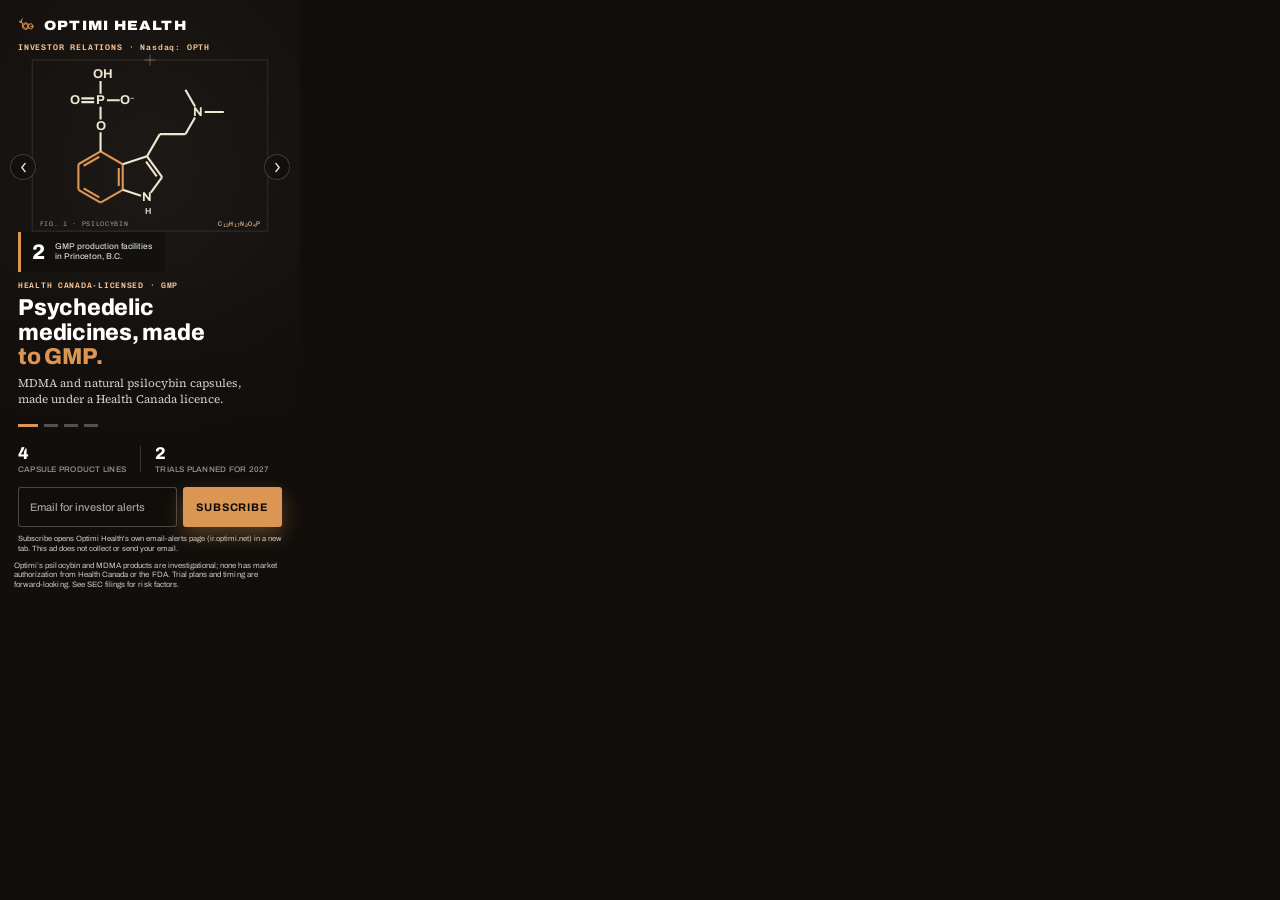
<file: concept-c-dashboard/index.html>
<!DOCTYPE html>
<html lang="en">
<head>
<meta name="robots" content="noindex,nofollow">
<meta charset="UTF-8">
<meta name="ad.size" content="width=300,height=600">
<meta http-equiv="X-UA-Compatible" content="IE=Edge">
<meta name="viewport" content="width=300,initial-scale=1">
<link rel="icon" href="data:,">
<title>Optimi Health Corp. — Investor Alerts</title>
<link rel="preconnect" href="https://fonts.googleapis.com">
<link rel="preconnect" href="https://fonts.gstatic.com" crossorigin>
<link href="https://fonts.googleapis.com/css2?family=Archivo:wdth,wght@75..125,500..900&family=Source+Serif+4:opsz,wght@8..60,400;8..60,500&family=Chivo+Mono:wght@500;600&display=swap" rel="stylesheet">
<link rel="stylesheet" href="style.css">
</head>
<body>
<!-- GENERATED by build_concept_c.py from ../concept-a-photo/ (a-fingerprint: 7f78f2cec213).
     Don't edit this file: edit Concept A and re-run the script. -->


<!--
  Optimi Health Corp. — IR display banner, 300x600 — Concept C (Concept A + email sign-up): Photo / Dark.
  Promotes: https://media-console-group.github.io/optimihealth-ir-concept/
  Motif / Dark: the IR page's skeletal-formula plates per slide (inline SVG), a
  floating stat chip, persistent logo/ticker chrome, stat row + CTA +
  forward-looking-statements line. Concept C is generated from this file
  (scripts/build_concept_c.py), so re-run that after every edit here.
  Every slide's copy and stat must come from the live IR site.
-->

<div id="banner" aria-label="Optimi Health Corp. investor relations advertisement with investor email alerts sign-up">

  <div id="slides">
    <!-- Slide 1 -->
    <section class="slide" data-index="0">
      <div class="slide-bg motif" role="img" aria-label="Skeletal formula of psilocybin"><svg class="motif-svg" viewBox="0 0 300 260" aria-hidden="true"><rect class="m-frame" x="22" y="60" width="256" height="186"/><g class="m-cross"><line x1="150" y1="54" x2="150" y2="66"/><line x1="144" y1="60" x2="156" y2="60"/></g>
  <g class="mol mol-psi" transform="translate(52 62) scale(0.6323) translate(-90.0 -52.0)"><g class="mol-b"><line x1="160.0" y1="206.0" x2="198.1" y2="228.0"/><line x1="198.1" y1="228.0" x2="198.1" y2="272.0"/><line x1="191.3" y1="234.5" x2="191.3" y2="265.5"/><line x1="198.1" y1="272.0" x2="160.0" y2="294.0"/><line x1="160.0" y1="294.0" x2="121.9" y2="272.0"/><line x1="157.8" y1="284.9" x2="130.9" y2="269.4"/><line x1="121.9" y1="272.0" x2="121.9" y2="228.0"/><line x1="121.9" y1="228.0" x2="160.0" y2="206.0"/><line x1="130.9" y1="230.6" x2="157.8" y2="215.1"/><line x1="198.1" y1="272.0" x2="229.5" y2="282.2"/><line x1="246.4" y1="276.7" x2="265.8" y2="250.0"/><line x1="265.8" y1="250.0" x2="239.9" y2="214.4"/><line x1="256.5" y1="248.7" x2="238.3" y2="223.7"/><line x1="239.9" y1="214.4" x2="198.1" y2="228.0"/><line x1="239.9" y1="214.4" x2="261.9" y2="176.3"/><line x1="261.9" y1="176.3" x2="305.9" y2="176.3"/><line x1="305.9" y1="176.3" x2="322.4" y2="147.7"/><line x1="338.9" y1="138.2" x2="371.9" y2="138.2"/><line x1="322.4" y1="128.7" x2="305.9" y2="100.1"/><line x1="160.0" y1="206.0" x2="160.0" y2="173.0"/><line x1="160.0" y1="151.0" x2="160.0" y2="129.0"/><line x1="149.0" y1="114.8" x2="127.0" y2="114.8"/><line x1="149.0" y1="121.2" x2="127.0" y2="121.2"/><line x1="171.0" y1="118.0" x2="193.0" y2="118.0"/><line x1="160.0" y1="107.0" x2="160.0" y2="85.0"/></g><g class="mol-t"><text x="239.9" y="292.1">N</text><text x="240.9" y="314.1"><tspan font-size="15" font-weight="600">H</tspan></text><text x="327.9" y="144.7">N</text><text x="160.0" y="168.5">O</text><text x="160.0" y="124.5">P</text><text x="116.0" y="124.5">O</text><text x="206.0" y="124.5">O<tspan font-size="12" dy="-7">&#8722;</tspan></text><text x="164.0" y="80.5">OH</text></g></g>
  <text class="m-lab" x="30" y="240">FIG. 1 &middot; PSILOCYBIN</text>
  <text class="m-lab hi" x="270" y="240" text-anchor="end">C<tspan class="sb">12</tspan>H<tspan class="sb">17</tspan>N<tspan class="sb">2</tspan>O<tspan class="sb">4</tspan>P</text>
</svg></div>
      <div class="slide-scrim-bottom"></div>
      <div class="slide-copy">
        <div class="mid-chip">
          <span class="chip-num">2</span>
          <span class="chip-label">GMP production facilities<br>in Princeton, B.C.</span>
        </div>
        <div class="copy-bottom">
          <div class="kicker">Health Canada-licensed &middot; GMP</div>
          <h1>Psychedelic<br>medicines, made<br><em>to GMP.</em></h1>
          <p>MDMA and natural psilocybin capsules, made under a Health Canada licence.</p>
        </div>
      </div>
    </section>
    <!-- Slide 2 -->
    <section class="slide" data-index="1">
      <div class="slide-bg motif" role="img" aria-label="Schematic of the supply route from Princeton, B.C. to Australia"><svg class="motif-svg" viewBox="0 0 300 260" aria-hidden="true"><rect class="m-frame" x="22" y="60" width="256" height="186"/><g class="m-cross"><line x1="150" y1="54" x2="150" y2="66"/><line x1="144" y1="60" x2="156" y2="60"/></g>
  <path class="m-route" d="M70 108 C 120 70, 230 110, 232 196"/>
  <circle class="m-node" cx="70" cy="108" r="5"/><circle class="m-ring" cx="70" cy="108" r="11"/>
  <circle class="m-node hi" cx="232" cy="196" r="5"/><circle class="m-ring hi" cx="232" cy="196" r="11"/>
  <text class="m-lab" x="56" y="132">PRINCETON, B.C.</text>
  <text class="m-lab" x="56" y="143">GMP &middot; HEALTH CANADA DEL</text>
  <text class="m-lab hi" x="270" y="222" text-anchor="end">AUSTRALIA &middot; AUTHORISED</text>
  <text class="m-lab hi" x="270" y="233" text-anchor="end">PRESCRIBER SCHEME</text>
  <text class="m-lab" x="270" y="78" text-anchor="end">SCHEMATIC</text>
</svg></div>
      <div class="slide-scrim-bottom"></div>
      <div class="slide-copy">
        <div class="mid-chip">
          <span class="chip-num">2024</span>
          <span class="chip-label">First commercial supply<br>to Australian prescribers</span>
        </div>
        <div class="copy-bottom">
          <div class="kicker">In market &middot; Australia</div>
          <h1>Already<br>prescribed in<br><em>Australia.</em></h1>
          <p>MDMA for PTSD since 2024 and psilocybin for treatment-resistant depression since 2025.</p>
        </div>
      </div>
    </section>
    <!-- Slide 3 -->
    <section class="slide" data-index="2">
      <div class="slide-bg motif" role="img" aria-label="Dot chart: 200 adults randomized 1 to 1, psilocybin or active placebo"><svg class="motif-svg" viewBox="0 0 300 260" aria-hidden="true"><rect class="m-frame" x="22" y="60" width="256" height="186"/><g class="m-cross"><line x1="150" y1="54" x2="150" y2="66"/><line x1="144" y1="60" x2="156" y2="60"/></g>
  <text class="m-lab" x="30" y="80">RANDOMIZED 1:1 &middot; DOUBLE-BLIND</text>
  <g><circle class="m-dot on" cx="44.0" cy="102.0" r="3.2"/><circle class="m-dot on" cx="53.4" cy="102.0" r="3.2"/><circle class="m-dot on" cx="62.8" cy="102.0" r="3.2"/><circle class="m-dot on" cx="72.2" cy="102.0" r="3.2"/><circle class="m-dot on" cx="81.6" cy="102.0" r="3.2"/><circle class="m-dot on" cx="91.0" cy="102.0" r="3.2"/><circle class="m-dot on" cx="100.4" cy="102.0" r="3.2"/><circle class="m-dot on" cx="109.8" cy="102.0" r="3.2"/><circle class="m-dot on" cx="119.2" cy="102.0" r="3.2"/><circle class="m-dot on" cx="128.6" cy="102.0" r="3.2"/><circle class="m-dot on" cx="44.0" cy="111.4" r="3.2"/><circle class="m-dot on" cx="53.4" cy="111.4" r="3.2"/><circle class="m-dot on" cx="62.8" cy="111.4" r="3.2"/><circle class="m-dot on" cx="72.2" cy="111.4" r="3.2"/><circle class="m-dot on" cx="81.6" cy="111.4" r="3.2"/><circle class="m-dot on" cx="91.0" cy="111.4" r="3.2"/><circle class="m-dot on" cx="100.4" cy="111.4" r="3.2"/><circle class="m-dot on" cx="109.8" cy="111.4" r="3.2"/><circle class="m-dot on" cx="119.2" cy="111.4" r="3.2"/><circle class="m-dot on" cx="128.6" cy="111.4" r="3.2"/><circle class="m-dot on" cx="44.0" cy="120.8" r="3.2"/><circle class="m-dot on" cx="53.4" cy="120.8" r="3.2"/><circle class="m-dot on" cx="62.8" cy="120.8" r="3.2"/><circle class="m-dot on" cx="72.2" cy="120.8" r="3.2"/><circle class="m-dot on" cx="81.6" cy="120.8" r="3.2"/><circle class="m-dot on" cx="91.0" cy="120.8" r="3.2"/><circle class="m-dot on" cx="100.4" cy="120.8" r="3.2"/><circle class="m-dot on" cx="109.8" cy="120.8" r="3.2"/><circle class="m-dot on" cx="119.2" cy="120.8" r="3.2"/><circle class="m-dot on" cx="128.6" cy="120.8" r="3.2"/><circle class="m-dot on" cx="44.0" cy="130.2" r="3.2"/><circle class="m-dot on" cx="53.4" cy="130.2" r="3.2"/><circle class="m-dot on" cx="62.8" cy="130.2" r="3.2"/><circle class="m-dot on" cx="72.2" cy="130.2" r="3.2"/><circle class="m-dot on" cx="81.6" cy="130.2" r="3.2"/><circle class="m-dot on" cx="91.0" cy="130.2" r="3.2"/><circle class="m-dot on" cx="100.4" cy="130.2" r="3.2"/><circle class="m-dot on" cx="109.8" cy="130.2" r="3.2"/><circle class="m-dot on" cx="119.2" cy="130.2" r="3.2"/><circle class="m-dot on" cx="128.6" cy="130.2" r="3.2"/><circle class="m-dot on" cx="44.0" cy="139.6" r="3.2"/><circle class="m-dot on" cx="53.4" cy="139.6" r="3.2"/><circle class="m-dot on" cx="62.8" cy="139.6" r="3.2"/><circle class="m-dot on" cx="72.2" cy="139.6" r="3.2"/><circle class="m-dot on" cx="81.6" cy="139.6" r="3.2"/><circle class="m-dot on" cx="91.0" cy="139.6" r="3.2"/><circle class="m-dot on" cx="100.4" cy="139.6" r="3.2"/><circle class="m-dot on" cx="109.8" cy="139.6" r="3.2"/><circle class="m-dot on" cx="119.2" cy="139.6" r="3.2"/><circle class="m-dot on" cx="128.6" cy="139.6" r="3.2"/><circle class="m-dot on" cx="44.0" cy="149.0" r="3.2"/><circle class="m-dot on" cx="53.4" cy="149.0" r="3.2"/><circle class="m-dot on" cx="62.8" cy="149.0" r="3.2"/><circle class="m-dot on" cx="72.2" cy="149.0" r="3.2"/><circle class="m-dot on" cx="81.6" cy="149.0" r="3.2"/><circle class="m-dot on" cx="91.0" cy="149.0" r="3.2"/><circle class="m-dot on" cx="100.4" cy="149.0" r="3.2"/><circle class="m-dot on" cx="109.8" cy="149.0" r="3.2"/><circle class="m-dot on" cx="119.2" cy="149.0" r="3.2"/><circle class="m-dot on" cx="128.6" cy="149.0" r="3.2"/><circle class="m-dot on" cx="44.0" cy="158.4" r="3.2"/><circle class="m-dot on" cx="53.4" cy="158.4" r="3.2"/><circle class="m-dot on" cx="62.8" cy="158.4" r="3.2"/><circle class="m-dot on" cx="72.2" cy="158.4" r="3.2"/><circle class="m-dot on" cx="81.6" cy="158.4" r="3.2"/><circle class="m-dot on" cx="91.0" cy="158.4" r="3.2"/><circle class="m-dot on" cx="100.4" cy="158.4" r="3.2"/><circle class="m-dot on" cx="109.8" cy="158.4" r="3.2"/><circle class="m-dot on" cx="119.2" cy="158.4" r="3.2"/><circle class="m-dot on" cx="128.6" cy="158.4" r="3.2"/><circle class="m-dot on" cx="44.0" cy="167.8" r="3.2"/><circle class="m-dot on" cx="53.4" cy="167.8" r="3.2"/><circle class="m-dot on" cx="62.8" cy="167.8" r="3.2"/><circle class="m-dot on" cx="72.2" cy="167.8" r="3.2"/><circle class="m-dot on" cx="81.6" cy="167.8" r="3.2"/><circle class="m-dot on" cx="91.0" cy="167.8" r="3.2"/><circle class="m-dot on" cx="100.4" cy="167.8" r="3.2"/><circle class="m-dot on" cx="109.8" cy="167.8" r="3.2"/><circle class="m-dot on" cx="119.2" cy="167.8" r="3.2"/><circle class="m-dot on" cx="128.6" cy="167.8" r="3.2"/><circle class="m-dot on" cx="44.0" cy="177.2" r="3.2"/><circle class="m-dot on" cx="53.4" cy="177.2" r="3.2"/><circle class="m-dot on" cx="62.8" cy="177.2" r="3.2"/><circle class="m-dot on" cx="72.2" cy="177.2" r="3.2"/><circle class="m-dot on" cx="81.6" cy="177.2" r="3.2"/><circle class="m-dot on" cx="91.0" cy="177.2" r="3.2"/><circle class="m-dot on" cx="100.4" cy="177.2" r="3.2"/><circle class="m-dot on" cx="109.8" cy="177.2" r="3.2"/><circle class="m-dot on" cx="119.2" cy="177.2" r="3.2"/><circle class="m-dot on" cx="128.6" cy="177.2" r="3.2"/><circle class="m-dot on" cx="44.0" cy="186.6" r="3.2"/><circle class="m-dot on" cx="53.4" cy="186.6" r="3.2"/><circle class="m-dot on" cx="62.8" cy="186.6" r="3.2"/><circle class="m-dot on" cx="72.2" cy="186.6" r="3.2"/><circle class="m-dot on" cx="81.6" cy="186.6" r="3.2"/><circle class="m-dot on" cx="91.0" cy="186.6" r="3.2"/><circle class="m-dot on" cx="100.4" cy="186.6" r="3.2"/><circle class="m-dot on" cx="109.8" cy="186.6" r="3.2"/><circle class="m-dot on" cx="119.2" cy="186.6" r="3.2"/><circle class="m-dot on" cx="128.6" cy="186.6" r="3.2"/></g>
  <g><circle class="m-dot " cx="172.0" cy="102.0" r="3.2"/><circle class="m-dot " cx="181.4" cy="102.0" r="3.2"/><circle class="m-dot " cx="190.8" cy="102.0" r="3.2"/><circle class="m-dot " cx="200.2" cy="102.0" r="3.2"/><circle class="m-dot " cx="209.6" cy="102.0" r="3.2"/><circle class="m-dot " cx="219.0" cy="102.0" r="3.2"/><circle class="m-dot " cx="228.4" cy="102.0" r="3.2"/><circle class="m-dot " cx="237.8" cy="102.0" r="3.2"/><circle class="m-dot " cx="247.2" cy="102.0" r="3.2"/><circle class="m-dot " cx="256.6" cy="102.0" r="3.2"/><circle class="m-dot " cx="172.0" cy="111.4" r="3.2"/><circle class="m-dot " cx="181.4" cy="111.4" r="3.2"/><circle class="m-dot " cx="190.8" cy="111.4" r="3.2"/><circle class="m-dot " cx="200.2" cy="111.4" r="3.2"/><circle class="m-dot " cx="209.6" cy="111.4" r="3.2"/><circle class="m-dot " cx="219.0" cy="111.4" r="3.2"/><circle class="m-dot " cx="228.4" cy="111.4" r="3.2"/><circle class="m-dot " cx="237.8" cy="111.4" r="3.2"/><circle class="m-dot " cx="247.2" cy="111.4" r="3.2"/><circle class="m-dot " cx="256.6" cy="111.4" r="3.2"/><circle class="m-dot " cx="172.0" cy="120.8" r="3.2"/><circle class="m-dot " cx="181.4" cy="120.8" r="3.2"/><circle class="m-dot " cx="190.8" cy="120.8" r="3.2"/><circle class="m-dot " cx="200.2" cy="120.8" r="3.2"/><circle class="m-dot " cx="209.6" cy="120.8" r="3.2"/><circle class="m-dot " cx="219.0" cy="120.8" r="3.2"/><circle class="m-dot " cx="228.4" cy="120.8" r="3.2"/><circle class="m-dot " cx="237.8" cy="120.8" r="3.2"/><circle class="m-dot " cx="247.2" cy="120.8" r="3.2"/><circle class="m-dot " cx="256.6" cy="120.8" r="3.2"/><circle class="m-dot " cx="172.0" cy="130.2" r="3.2"/><circle class="m-dot " cx="181.4" cy="130.2" r="3.2"/><circle class="m-dot " cx="190.8" cy="130.2" r="3.2"/><circle class="m-dot " cx="200.2" cy="130.2" r="3.2"/><circle class="m-dot " cx="209.6" cy="130.2" r="3.2"/><circle class="m-dot " cx="219.0" cy="130.2" r="3.2"/><circle class="m-dot " cx="228.4" cy="130.2" r="3.2"/><circle class="m-dot " cx="237.8" cy="130.2" r="3.2"/><circle class="m-dot " cx="247.2" cy="130.2" r="3.2"/><circle class="m-dot " cx="256.6" cy="130.2" r="3.2"/><circle class="m-dot " cx="172.0" cy="139.6" r="3.2"/><circle class="m-dot " cx="181.4" cy="139.6" r="3.2"/><circle class="m-dot " cx="190.8" cy="139.6" r="3.2"/><circle class="m-dot " cx="200.2" cy="139.6" r="3.2"/><circle class="m-dot " cx="209.6" cy="139.6" r="3.2"/><circle class="m-dot " cx="219.0" cy="139.6" r="3.2"/><circle class="m-dot " cx="228.4" cy="139.6" r="3.2"/><circle class="m-dot " cx="237.8" cy="139.6" r="3.2"/><circle class="m-dot " cx="247.2" cy="139.6" r="3.2"/><circle class="m-dot " cx="256.6" cy="139.6" r="3.2"/><circle class="m-dot " cx="172.0" cy="149.0" r="3.2"/><circle class="m-dot " cx="181.4" cy="149.0" r="3.2"/><circle class="m-dot " cx="190.8" cy="149.0" r="3.2"/><circle class="m-dot " cx="200.2" cy="149.0" r="3.2"/><circle class="m-dot " cx="209.6" cy="149.0" r="3.2"/><circle class="m-dot " cx="219.0" cy="149.0" r="3.2"/><circle class="m-dot " cx="228.4" cy="149.0" r="3.2"/><circle class="m-dot " cx="237.8" cy="149.0" r="3.2"/><circle class="m-dot " cx="247.2" cy="149.0" r="3.2"/><circle class="m-dot " cx="256.6" cy="149.0" r="3.2"/><circle class="m-dot " cx="172.0" cy="158.4" r="3.2"/><circle class="m-dot " cx="181.4" cy="158.4" r="3.2"/><circle class="m-dot " cx="190.8" cy="158.4" r="3.2"/><circle class="m-dot " cx="200.2" cy="158.4" r="3.2"/><circle class="m-dot " cx="209.6" cy="158.4" r="3.2"/><circle class="m-dot " cx="219.0" cy="158.4" r="3.2"/><circle class="m-dot " cx="228.4" cy="158.4" r="3.2"/><circle class="m-dot " cx="237.8" cy="158.4" r="3.2"/><circle class="m-dot " cx="247.2" cy="158.4" r="3.2"/><circle class="m-dot " cx="256.6" cy="158.4" r="3.2"/><circle class="m-dot " cx="172.0" cy="167.8" r="3.2"/><circle class="m-dot " cx="181.4" cy="167.8" r="3.2"/><circle class="m-dot " cx="190.8" cy="167.8" r="3.2"/><circle class="m-dot " cx="200.2" cy="167.8" r="3.2"/><circle class="m-dot " cx="209.6" cy="167.8" r="3.2"/><circle class="m-dot " cx="219.0" cy="167.8" r="3.2"/><circle class="m-dot " cx="228.4" cy="167.8" r="3.2"/><circle class="m-dot " cx="237.8" cy="167.8" r="3.2"/><circle class="m-dot " cx="247.2" cy="167.8" r="3.2"/><circle class="m-dot " cx="256.6" cy="167.8" r="3.2"/><circle class="m-dot " cx="172.0" cy="177.2" r="3.2"/><circle class="m-dot " cx="181.4" cy="177.2" r="3.2"/><circle class="m-dot " cx="190.8" cy="177.2" r="3.2"/><circle class="m-dot " cx="200.2" cy="177.2" r="3.2"/><circle class="m-dot " cx="209.6" cy="177.2" r="3.2"/><circle class="m-dot " cx="219.0" cy="177.2" r="3.2"/><circle class="m-dot " cx="228.4" cy="177.2" r="3.2"/><circle class="m-dot " cx="237.8" cy="177.2" r="3.2"/><circle class="m-dot " cx="247.2" cy="177.2" r="3.2"/><circle class="m-dot " cx="256.6" cy="177.2" r="3.2"/><circle class="m-dot " cx="172.0" cy="186.6" r="3.2"/><circle class="m-dot " cx="181.4" cy="186.6" r="3.2"/><circle class="m-dot " cx="190.8" cy="186.6" r="3.2"/><circle class="m-dot " cx="200.2" cy="186.6" r="3.2"/><circle class="m-dot " cx="209.6" cy="186.6" r="3.2"/><circle class="m-dot " cx="219.0" cy="186.6" r="3.2"/><circle class="m-dot " cx="228.4" cy="186.6" r="3.2"/><circle class="m-dot " cx="237.8" cy="186.6" r="3.2"/><circle class="m-dot " cx="247.2" cy="186.6" r="3.2"/><circle class="m-dot " cx="256.6" cy="186.6" r="3.2"/></g>
  <text class="m-bv hi" x="86" y="210" text-anchor="middle">100</text>
  <text class="m-bv" x="214" y="210" text-anchor="middle">100</text>
  <text class="m-lab hi" x="86" y="222" text-anchor="middle">PSILOCYBIN</text>
  <text class="m-lab" x="214" y="222" text-anchor="middle">ACTIVE PLACEBO</text>
  <text class="m-lab" x="30" y="240">PROPOSED DESIGN</text>
</svg></div>
      <div class="slide-scrim-bottom"></div>
      <div class="slide-copy">
        <div class="mid-chip">
          <span class="chip-num">200</span>
          <span class="chip-label">Adults with severe MDD<br>in the proposed Phase 2b</span>
        </div>
        <div class="copy-bottom">
          <div class="kicker">OPTI-101 &middot; natural psilocybin</div>
          <h1>Randomized.<br>Double-blind.<br><em>Phase 2b.</em></h1>
          <p>Protocol amendment under Health Canada review; dosing expected Q1 2027.</p>
        </div>
      </div>
    </section>
    <!-- Slide 4 -->
    <section class="slide" data-index="3">
      <div class="slide-bg motif" role="img" aria-label="Skeletal formula of MDMA"><svg class="motif-svg" viewBox="0 0 300 260" aria-hidden="true"><rect class="m-frame" x="22" y="60" width="256" height="186"/><g class="m-cross"><line x1="150" y1="54" x2="150" y2="66"/><line x1="144" y1="60" x2="156" y2="60"/></g>
  <g class="mol mol-mdma" transform="translate(38 104) scale(0.6474) translate(-100.0 -160.0)"><g class="mol-b"><line x1="230.0" y1="196.0" x2="268.1" y2="218.0"/><line x1="232.2" y1="205.1" x2="259.1" y2="220.6"/><line x1="268.1" y1="218.0" x2="268.1" y2="262.0"/><line x1="268.1" y1="262.0" x2="230.0" y2="284.0"/><line x1="259.1" y1="259.4" x2="232.2" y2="274.9"/><line x1="230.0" y1="284.0" x2="191.9" y2="262.0"/><line x1="191.9" y1="262.0" x2="191.9" y2="218.0"/><line x1="198.7" y1="255.5" x2="198.7" y2="224.5"/><line x1="191.9" y1="218.0" x2="230.0" y2="196.0"/><line x1="191.9" y1="218.0" x2="160.5" y2="207.8"/><line x1="143.6" y1="213.3" x2="124.2" y2="240.0"/><line x1="124.2" y1="240.0" x2="143.6" y2="266.7"/><line x1="160.5" y1="272.2" x2="191.9" y2="262.0"/><line x1="268.1" y1="218.0" x2="306.2" y2="196.0"/><line x1="306.2" y1="196.0" x2="344.3" y2="218.0"/><line x1="344.3" y1="218.0" x2="344.3" y2="262.0"/><line x1="344.3" y1="218.0" x2="372.9" y2="201.5"/><line x1="391.9" y1="201.5" x2="420.5" y2="218.0"/></g><g class="mol-t"><text x="150.1" y="210.9">O</text><text x="150.1" y="282.1">O</text><text x="382.4" y="202.5">N</text><text x="382.4" y="181.5"><tspan font-size="15" font-weight="600">H</tspan></text></g></g>
  <text class="m-lab" x="30" y="240">FIG. 2 &middot; MDMA</text>
  <text class="m-lab hi" x="270" y="240" text-anchor="end">C<tspan class="sb">11</tspan>H<tspan class="sb">15</tspan>NO<tspan class="sb">2</tspan></text>
</svg></div>
      <div class="slide-scrim-bottom"></div>
      <div class="slide-copy">
        <div class="mid-chip">
          <span class="chip-num">100</span>
          <span class="chip-label">Veterans &amp; front-line<br>workers in the Phase 3</span>
        </div>
        <div class="copy-bottom">
          <div class="kicker">OPTI-201 &middot; MDMA for PTSD</div>
          <h1>A Phase 3<br>expected to<br><em>begin in 2027.</em></h1>
          <p>Holds a Health Canada No Objection Letter. The trial&rsquo;s MDMA batch is already made.</p>
        </div>
      </div>
    </section>
  </div>

  <!-- Persistent chrome — sits above the rotating slides -->
  <header id="top-bar" class="reveal" data-delay="0">
    <div id="logo">
      <svg class="mark" viewBox="0 0 32 32" aria-hidden="true"><g fill="none" stroke="currentColor" stroke-width="1.6" stroke-linecap="round" stroke-linejoin="round"><polygon points="8,14 13,11 18,14 18,20 13,23 8,20"/><polygon points="10,14.6 13,13 16,14.6 16,19.4 13,21 10,19.4"/><polyline points="18,14 23,13 25,17.5 23,22 18,20"/><path d="M 21.2 17.5 L 23.3 17.5"/><circle cx="25" cy="17.5" r="0.9" fill="currentColor"/><line x1="8" y1="14" x2="5" y2="9"/><line x1="5" y1="9" x2="2.5" y2="9"/><line x1="5" y1="9" x2="7.4" y2="4.6"/><line x1="3.2" y1="10.7" x2="6.8" y2="10.7"/></g></svg>
      <span id="wordmark">OPTIMI HEALTH</span>
    </div>
    <div id="eyebrow">INVESTOR&nbsp;RELATIONS&nbsp;·&nbsp;Nasdaq:&nbsp;OPTH</div>
  </header>

  <button type="button" class="nav-arrow" id="arrow-prev" aria-label="Previous slide">
    <svg viewBox="0 0 16 16"><path d="M10 3 6 8l4 5" stroke="currentColor" stroke-width="1.7" fill="none" stroke-linecap="round" stroke-linejoin="round"/></svg>
  </button>
  <button type="button" class="nav-arrow" id="arrow-next" aria-label="Next slide">
    <svg viewBox="0 0 16 16"><path d="M6 3l4 5-4 5" stroke="currentColor" stroke-width="1.7" fill="none" stroke-linecap="round" stroke-linejoin="round"/></svg>
  </button>

  <div id="bottom-fixed" class="reveal" data-delay="4">
    <div id="dots" role="tablist" aria-label="Slide selector">
      <button class="dot active" data-index="0" aria-label="Slide 1: Overview"></button>
      <button class="dot" data-index="1" aria-label="Slide 2: Australia"></button>
      <button class="dot" data-index="2" aria-label="Slide 3: OPTI-101"></button>
      <button class="dot" data-index="3" aria-label="Slide 4: OPTI-201"></button>
    </div>

    <div id="stat-row">
      <div class="stat">
        <span class="stat-num">4</span>
        <span class="stat-label">Capsule product lines</span>
      </div>
      <div class="stat-div"></div>
      <div class="stat">
        <span class="stat-num">2</span>
        <span class="stat-label">Trials planned for 2027</span>
      </div>
    </div>

    <!-- In-banner mailing-list sign-up, in the slot A uses for its CTA.
         Submits to SIGNUP_ENDPOINT in script.js; the error message swaps
         in for the consent line and the success state swaps in over the
         input row, so nothing shifts. -->
    <form id="signup" novalidate>
      <label class="sr-only" for="signup-email">Email address for Optimi investor alerts</label>
      <div id="signup-row">
        <input type="email" id="signup-email" name="email" placeholder="Email for investor alerts" autocomplete="email" inputmode="email" spellcheck="false" required>
        <button type="submit" id="signup-btn">Subscribe</button>
        <div id="signup-done" aria-hidden="true">
          <svg viewBox="0 0 16 16" aria-hidden="true"><path d="M5 11 11 5M6.2 5H11v4.8" stroke="currentColor" stroke-width="1.8" fill="none" stroke-linecap="round" stroke-linejoin="round"/></svg>
          <span id="signup-done-text">Opened in a new tab: enter your email there.</span>
        </div>
      </div>
      <p id="signup-consent">Subscribe opens Optimi Health's own email-alerts page (ir.optimi.net) in a new tab. This ad does not collect or send your email.</p>
      <p id="signup-msg" role="status" aria-live="polite"></p>
      <p id="fls-line">Optimi&rsquo;s psilocybin and MDMA products are investigational; none has market authorization from Health Canada or the FDA. Trial plans and timing are forward-looking. See SEC filings for risk factors.</p>
    </form>
  </div>

  <!-- Standard HTML5-ad click-tag plumbing -->
  <div id="click-tag-wrapper"></div>
</div>

<script src="script.js"></script>
</body>
</html>
</file>
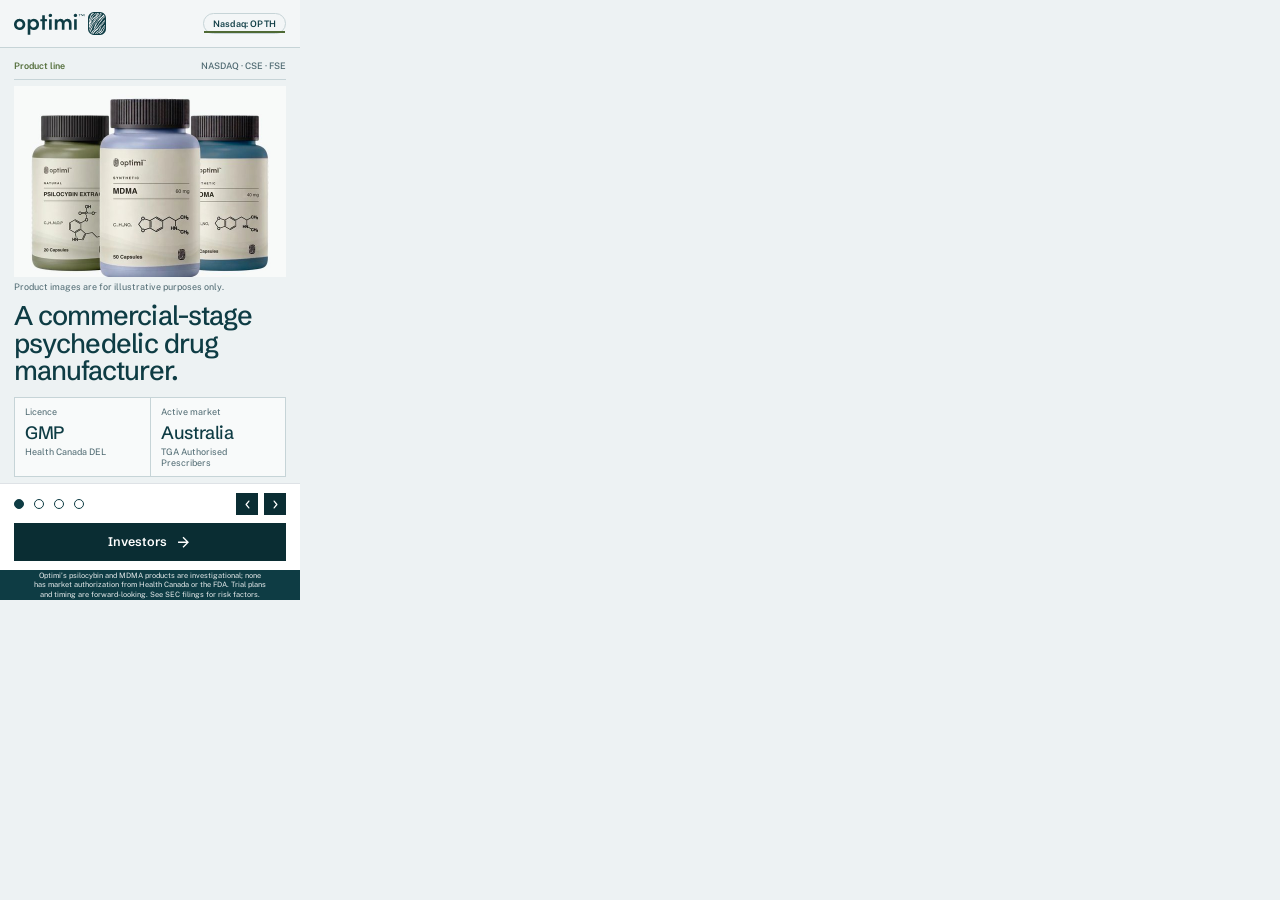
<file: concept-d-corporate/index.html>
<!DOCTYPE html>
<html lang="en">
<head>
<meta name="robots" content="noindex,nofollow">
<meta charset="UTF-8">
<meta name="ad.size" content="width=300,height=600">
<meta http-equiv="X-UA-Compatible" content="IE=Edge">
<meta name="viewport" content="width=300,initial-scale=1">
<link rel="icon" href="data:,">
<title>Optimi Health Corp. — Investor Relations</title>
<link rel="preconnect" href="https://fonts.googleapis.com">
<link rel="preconnect" href="https://fonts.gstatic.com" crossorigin>
<link href="https://fonts.googleapis.com/css2?family=Schibsted+Grotesk:wght@400;500;600&amp;family=Public+Sans:wght@400;500;600&amp;display=swap" rel="stylesheet">
<link rel="stylesheet" href="style.css">
</head>
<body>

<!--
  Optimi Health Corp. — IR display banner, 300x600 — Concept D: Corporate site / brand-native.
  Promotes: https://media-console-group.github.io/optimihealth-ir-concept/
  Styled from the company's own CORPORATE website (https://www.optimi.net/), not the IR
  landing page that Concepts A-C are built from: its white header + logo
  lockup, heading/body fonts, palette, accent underline bars, button style
  and footer strip. "Homepage in miniature": each slide is one module of the
  corporate homepage, alternating photo and light grounds. This build uses optimi.net's modules: 1 hero + key facts -> 2 product card -> 3 product card -> 4 numbered columns.
  Module classes (m-hero / m-stats / m-split / m-band) and the shared parts
  (d-stat, d-list, d-arrows) live in style.css; every colour is a :root token
  filled from brand.json "corp". Re-module a slide if the site has no such
  module. Photos are the site's own photography, cropped into assets/;
  assets/logo.svg is the site's own logo file. Every claim comes from the
  project fact sheet (.tmp/facts.md).
-->

<div id="banner" aria-label="Optimi Health Corp. investor relations advertisement">

  <div id="slides">

    <!-- Slide 1 — Overview -->
    <section class="slide o-hero" data-index="0">
      <!-- Module: optimi.net homepage hero (h1 "A commercial-stage psychedelic drug manufacturer." beside the
           "Product line" image) and the four-cell key-facts strip under it. Facts: 6-K Nov 18 / Oct 26 2026; optimi.net. -->
      <div class="o-eyebrow"><span>Product line</span><span>NASDAQ &middot; CSE &middot; FSE</span></div>
      <figure class="o-fig">
        <img class="o-img" src="assets/slide-1.jpg" alt="Optimi product line: Natural Psilocybin Extract, MDMA 60 mg, MDMA 40 mg">
        <figcaption>Product images are for illustrative purposes only.</figcaption>
      </figure>
      <h2 class="o-h1">A commercial-stage psychedelic drug manufacturer.</h2>
      <div class="o-cells">
        <div><p class="o-k">Licence</p><p class="o-v">GMP</p><p class="o-s">Health Canada DEL</p></div>
        <div><p class="o-k">Active market</p><p class="o-v">Australia</p><p class="o-s">TGA Authorised Prescribers</p></div>
      </div>
    </section>

    <!-- Slide 2 — In market -->
    <section class="slide o-prod" data-index="1">
      <!-- Module: optimi.net "02 Products / In market." product card (bottle on the pale card, name, API / Access /
           Use rows). Facts: 6-K Nov 18 (MDMA prescribed in Australia since Oct 2024), Oct 26 (Optimi Australia). -->
      <div class="o-sec"><span><b>02</b> Products</span><span>In commercial supply</span></div>
      <h2 class="o-h2">In market.</h2>
      <div class="o-card">
        <img class="o-bottle" src="assets/slide-2.jpg" alt="MDMA 60 mg capsule bottle (illustrative product image)">
        <div class="o-card-body">
          <p class="o-tag">Synthetic &middot; Capsule</p>
          <h3>MDMA 60&nbsp;mg</h3>
          <dl class="o-spec"><div><dt>API</dt><dd>MDMA HCl</dd></div><div><dt>Access</dt><dd>Australia TGA APS</dd></div><div><dt>Use</dt><dd>PTSD</dd></div></dl>
        </div>
      </div>
      <p class="o-p">Prescribed by authorised prescribers in Australia since October 2024. A new subsidiary, Optimi Australia, now sells to clinics and pharmacies there.</p>
    </section>

    <!-- Slide 3 — OPTI-101 -->
    <section class="slide o-prod" data-index="2">
      <!-- Module: optimi.net product card for Natural Psilocybin Extract, with the "Clinical trials" section's copy.
           Facts: 6-K Nov 18 2026 (OPTI-101 Phase 2b proposal, Q1 2027, 2028), Sep 2025 Australian supply. -->
      <div class="o-sec"><span><b>03</b> Clinical trials</span><span>OPTI-101</span></div>
      <h2 class="o-h2">Natural psilocybin. A Phase&nbsp;2b planned.</h2>
      <div class="o-card">
        <img class="o-bottle" src="assets/slide-3.jpg" alt="Natural Psilocybin Extract capsule bottle (illustrative product image)">
        <div class="o-card-body">
          <p class="o-tag">Natural &middot; Capsule</p>
          <h3>OPTI-101</h3>
          <dl class="o-spec"><div><dt>Design</dt><dd>Randomized, double-blind</dd></div><div><dt>Size</dt><dd>200 adults, severe MDD</dd></div><div><dt>Dosing</dt><dd>Expected Q1 2027</dd></div></dl>
        </div>
      </div>
      <p class="o-p">The amended protocol is under Health Canada review. The same capsule has been supplied to Australian prescribers since September 2025.</p>
    </section>

    <!-- Slide 4 — OPTI-201 and supply -->
    <section class="slide o-list" data-index="3">
      <!-- Module: optimi.net "04 Manufacturing / Built to pharmaceutical standards." three numbered columns,
           stacked for portrait. Facts: 6-K Nov 18 (OPTI-201 Phase 3, U.S. IND 2027), Oct 20 (MDMA batch), Sep 23. -->
      <div class="o-sec"><span><b>04</b> Pipeline</span><span>Health Canada &middot; FDA</span></div>
      <h2 class="o-h2">Built for the 2027 trials.</h2>
      <ol class="o-cols">
        <li><span class="o-n">01</span><h3>OPTI-201 Phase&nbsp;3</h3><p>MDMA-assisted therapy for PTSD in 100 veterans and front-line workers. Holds a Health Canada No Objection Letter; expected to begin in 2027.</p></li>
        <li><span class="o-n">02</span><h3>Supply already made</h3><p>MDMA and psilocybin batches for the planned trials and Australian supply were completed in Princeton in Sep and Oct 2026.</p></li>
        <li><span class="o-n">03</span><h3>U.S. pathway</h3><p>Preparing a U.S. IND for OPTI-101; an IND for OPTI-201 is planned for 2027.</p></li>
      </ol>
    </section>

  </div>

  <!-- Persistent chrome — the corporate site's header, never rotates -->
  <header id="top-bar" class="reveal" data-delay="0">
    <img id="logo" src="assets/logo.svg" alt="Optimi Health Corp." width="92" height="23">
    <span id="ticker">Nasdaq:&nbsp;OPTH</span>
  </header>

  <!-- Slider controls: square petrol buttons, like optimi.net's filled button -->
  <button type="button" class="nav-arrow" id="arrow-prev" aria-label="Previous slide">
    <svg viewBox="0 0 16 16" aria-hidden="true"><path d="M10 3 6 8l4 5" stroke="currentColor" stroke-width="1.8" fill="none" stroke-linecap="round" stroke-linejoin="round"/></svg>
  </button>
  <button type="button" class="nav-arrow" id="arrow-next" aria-label="Next slide">
    <svg viewBox="0 0 16 16" aria-hidden="true"><path d="M6 3l4 5-4 5" stroke="currentColor" stroke-width="1.8" fill="none" stroke-linecap="round" stroke-linejoin="round"/></svg>
  </button>

  <div id="bottom-fixed" class="reveal" data-delay="4">
    <div id="dots" role="tablist" aria-label="Slide selector">
      <button class="dot active" data-index="0" aria-label="Slide 1: Overview"></button>
      <button class="dot" data-index="1" aria-label="Slide 2: In market"></button>
      <button class="dot" data-index="2" aria-label="Slide 3: OPTI-101"></button>
      <button class="dot" data-index="3" aria-label="Slide 4: Pipeline"></button>
    </div>

    <!-- The corporate site's .btn: radius/gradient border from brand.json corp, arrow after the label -->
    <a href="#" id="cta">
      <span>Investors</span>
      <svg id="cta-arrow" viewBox="0 0 24 25" aria-hidden="true"><path d="M12 4.18066L10.585 5.59566L16.17 11.1807H4V13.1807H16.17L10.585 18.7657L12 20.1807L20 12.1807L12 4.18066Z"/></svg>
    </a>

    <!-- The corporate site's footer strip, carrying the required forward-looking-statements line -->
    <p id="fls"><span>Optimi&rsquo;s psilocybin and MDMA products are investigational; none has market authorization from Health Canada or the FDA. Trial plans and timing are forward-looking. See SEC filings for risk factors.</span></p>
  </div>

  <!-- Standard HTML5-ad click-tag plumbing -->
  <div id="click-tag-wrapper"></div>
</div>

<script src="script.js"></script>
</body>
</html>
</file>
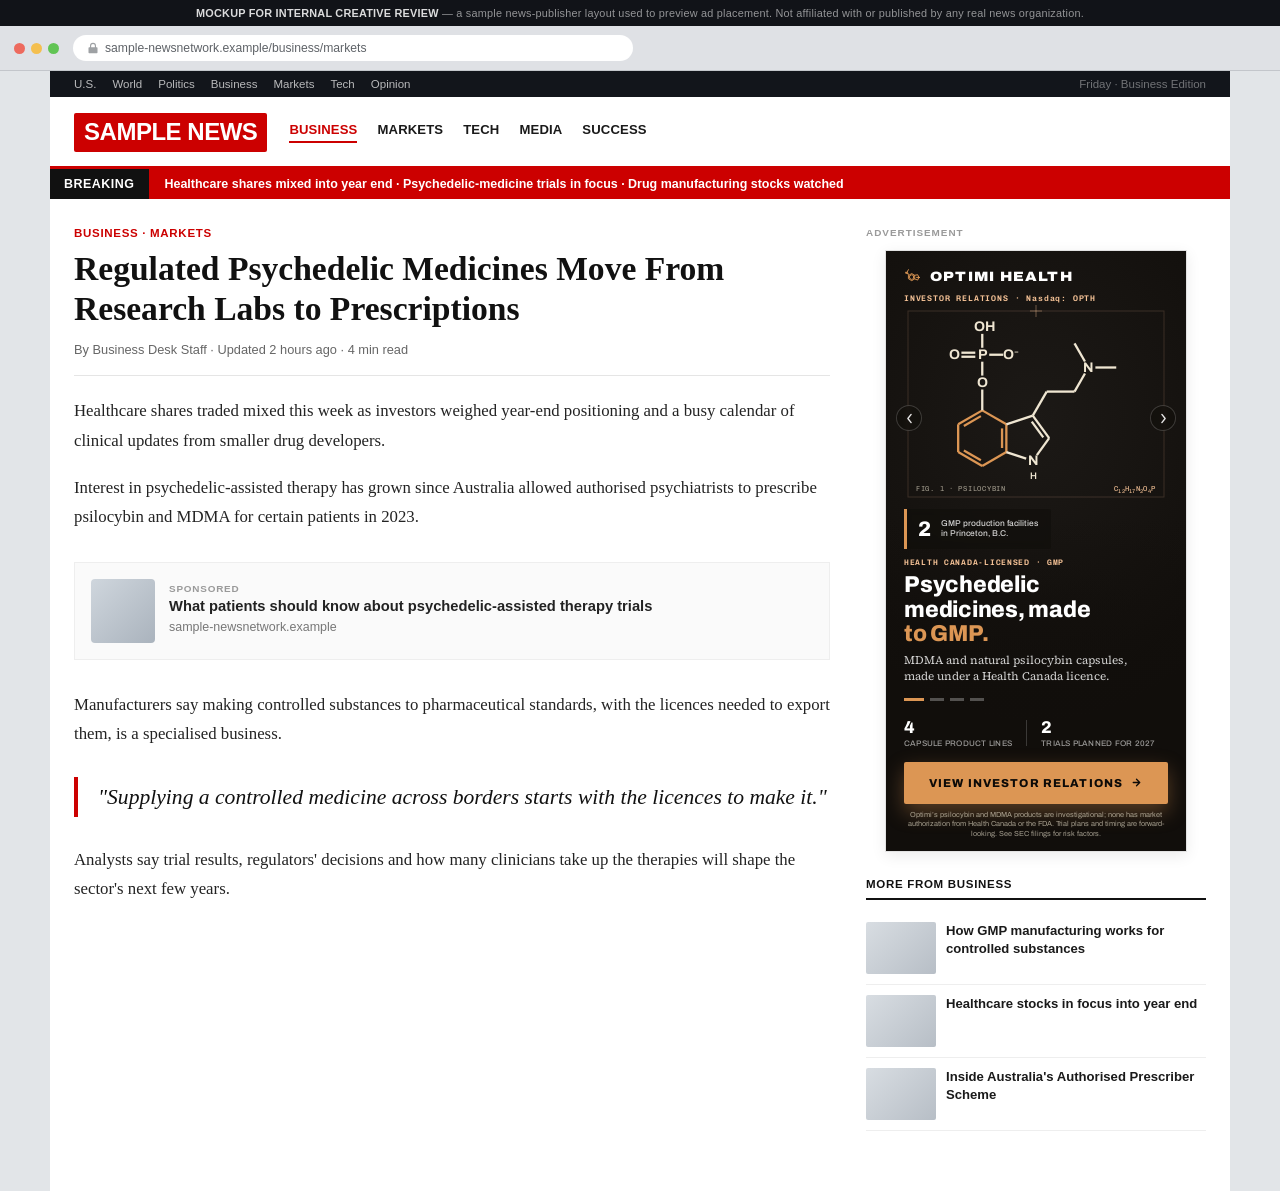
<file: context-preview/news.html>
<!DOCTYPE html>
<html lang="en">
<head>
<meta name="robots" content="noindex,nofollow">
<meta charset="UTF-8">
<meta name="viewport" content="width=device-width,initial-scale=1">
<title>In-Context Preview — Sample News Publisher Page</title>
<link rel="icon" href="data:,">
<style>
  * { margin:0; padding:0; box-sizing:border-box; }
  html, body { background:#e2e5e8; font-family:Helvetica, Arial, sans-serif; }

  /* ---- disclaimer strip ---- */
  #disclaimer {
    background:#111318;
    color:rgba(255,255,255,0.55);
    font-size:0.68rem;
    letter-spacing:0.02em;
    text-align:center;
    padding:7px 12px;
  }
  #disclaimer strong { color:rgba(255,255,255,0.85); }

  /* ---- fake browser chrome ---- */
  #browser-chrome {
    background:#dfe1e5;
    border-bottom:1px solid #c3c6cb;
    padding:9px 14px;
    display:flex;
    align-items:center;
    gap:14px;
  }
  #traffic-lights { display:flex; gap:6px; flex:0 0 auto; }
  #traffic-lights span { width:11px; height:11px; border-radius:50%; display:inline-block; }
  #traffic-lights span:nth-child(1){ background:#ed6a5e; }
  #traffic-lights span:nth-child(2){ background:#f4bf4f; }
  #traffic-lights span:nth-child(3){ background:#61c454; }
  #url-bar {
    flex:1 1 auto;
    background:#fff;
    border-radius:14px;
    padding:6px 14px;
    font-size:0.76rem;
    color:#5f6368;
    display:flex;
    align-items:center;
    gap:6px;
    max-width:560px;
  }
  #url-bar svg { flex:0 0 auto; opacity:0.6; }

  /* ---- site wrapper ---- */
  #site { background:#fff; max-width:1180px; margin:0 auto; }

  /* utility nav */
  #utility-nav {
    background:#12151b;
    color:rgba(255,255,255,0.7);
    font-size:0.72rem;
    display:flex;
    align-items:center;
    justify-content:space-between;
    padding:7px 24px;
  }
  #utility-nav .links { display:flex; gap:16px; }
  #utility-nav .links span:hover { color:#fff; }
  #utility-nav .meta { color:rgba(255,255,255,0.4); }

  /* masthead */
  #masthead {
    display:flex;
    align-items:center;
    gap:22px;
    padding:16px 24px 14px;
    border-bottom:3px solid #cc0000;
  }
  #logo {
    background:#cc0000;
    color:#fff;
    font-weight:900;
    font-size:1.5rem;
    letter-spacing:-0.02em;
    padding:5px 10px 6px;
    border-radius:2px;
    font-family:Arial, Helvetica, sans-serif;
  }
  #masthead nav { display:flex; gap:20px; flex:1; }
  #masthead nav span {
    font-size:0.82rem;
    font-weight:700;
    color:#1a1a1a;
    text-transform:uppercase;
    letter-spacing:0.01em;
    cursor:default;
  }
  #masthead nav span.active { color:#cc0000; border-bottom:2px solid #cc0000; padding-bottom:4px; }

  /* breaking ticker */
  #ticker {
    background:#cc0000;
    color:#fff;
    display:flex;
    align-items:center;
    font-size:0.78rem;
    font-weight:600;
    overflow:hidden;
    white-space:nowrap;
  }
  #ticker .badge {
    background:#111;
    padding:8px 14px;
    font-weight:900;
    letter-spacing:0.04em;
    flex:0 0 auto;
  }
  #ticker .feed { padding:8px 16px; }

  /* content grid */
  #content {
    display:grid;
    grid-template-columns:1fr 340px;
    gap:36px;
    padding:28px 24px 60px;
  }

  article .eyebrow {
    color:#cc0000;
    font-size:0.72rem;
    font-weight:800;
    letter-spacing:0.06em;
    text-transform:uppercase;
    margin-bottom:10px;
  }
  article h1 {
    font-family:Georgia, 'Times New Roman', serif;
    font-size:2.1rem;
    line-height:1.18;
    color:#111;
    margin-bottom:14px;
  }
  article .byline {
    font-size:0.8rem;
    color:#666;
    margin-bottom:20px;
    padding-bottom:18px;
    border-bottom:1px solid #e5e5e5;
  }
  article p {
    font-family:Georgia, 'Times New Roman', serif;
    font-size:1.05rem;
    line-height:1.75;
    color:#232323;
    margin-bottom:18px;
  }
  article .pull-quote {
    font-family:Georgia, 'Times New Roman', serif;
    font-style:italic;
    font-size:1.35rem;
    line-height:1.5;
    color:#111;
    border-left:4px solid #cc0000;
    padding:4px 0 4px 20px;
    margin:28px 0;
  }
  .native-slot {
    margin:30px 0;
    border:1px solid #eee;
    background:#fafafa;
    padding:16px;
    display:flex;
    gap:14px;
    align-items:center;
  }
  .native-slot .swatch { width:64px; height:64px; border-radius:4px; background:linear-gradient(135deg,#cfd6dd,#aab3bd); flex:0 0 auto; }
  .native-slot .txt .tag { font-size:0.62rem; font-weight:800; letter-spacing:0.08em; color:#999; text-transform:uppercase; margin-bottom:4px; }
  .native-slot .txt h4 { font-size:0.92rem; color:#222; margin-bottom:3px; }
  .native-slot .txt p { font-size:0.78rem; color:#777; margin:0; font-family:Helvetica, Arial, sans-serif; }

  /* right rail */
  aside { display:flex; flex-direction:column; align-items:center; gap:10px; }
  aside .sponsor-label {
    align-self:flex-start;
    font-size:0.62rem;
    font-weight:800;
    letter-spacing:0.1em;
    text-transform:uppercase;
    color:#9a9a9a;
    margin-bottom:2px;
  }
  #ad-slot {
    width:302px;    /* 300 + the 1px border each side (border-box), so the 300x600 banner isn't clipped */
    height:602px;
    border:1px solid #e2e2e2;
    box-shadow:0 4px 14px rgba(0,0,0,0.08);
    overflow:hidden;
    background:#000;
  }
  #ad-slot iframe { width:300px; height:600px; border:0; display:block; }

  .rail-more {
    align-self:stretch;
    margin-top:16px;
  }
  .rail-more .heading {
    font-size:0.72rem;
    font-weight:800;
    letter-spacing:0.06em;
    text-transform:uppercase;
    color:#111;
    border-bottom:2px solid #111;
    padding-bottom:8px;
    margin-bottom:12px;
  }
  .rail-item {
    display:flex;
    gap:10px;
    padding:10px 0;
    border-bottom:1px solid #eee;
  }
  .rail-item .thumb { width:70px; height:52px; border-radius:2px; background:linear-gradient(135deg,#d8dde2,#b7bec6); flex:0 0 auto; }
  .rail-item p { font-family:Helvetica, Arial, sans-serif; font-size:0.82rem; line-height:1.35; color:#1a1a1a; font-weight:600; }

  @media (max-width:900px) {
    #content { grid-template-columns:1fr; }
    aside { align-items:stretch; }
    #ad-slot { margin:0 auto; }
  }
</style>
</head>
<body>

<div id="disclaimer">
  <strong>MOCKUP FOR INTERNAL CREATIVE REVIEW</strong> — a sample news-publisher layout used to preview ad placement. Not affiliated with or published by any real news organization.
</div>

<div id="browser-chrome">
  <div id="traffic-lights"><span></span><span></span><span></span></div>
  <div id="url-bar">
    <svg width="12" height="12" viewBox="0 0 16 16"><path d="M8 1a4 4 0 00-4 4v2H3a1 1 0 00-1 1v6a1 1 0 001 1h10a1 1 0 001-1V8a1 1 0 00-1-1h-1V5a4 4 0 00-4-4zm-2.5 6V5a2.5 2.5 0 015 0v2h-5z" fill="currentColor"/></svg>
    sample-newsnetwork.example/business/markets
  </div>
</div>

<div id="site">
  <div id="utility-nav">
    <div class="links">
      <span>U.S.</span><span>World</span><span>Politics</span><span>Business</span><span>Markets</span><span>Tech</span><span>Opinion</span>
    </div>
    <div class="meta">Friday · Business Edition</div>
  </div>

  <div id="masthead">
    <div id="logo">SAMPLE&nbsp;NEWS</div>
    <nav>
      <span class="active">Business</span>
      <span>Markets</span>
      <span>Tech</span>
      <span>Media</span>
      <span>Success</span>
    </nav>
  </div>

  <div id="ticker">
    <span class="badge">BREAKING</span>
    <span class="feed">Healthcare shares mixed into year end · Psychedelic-medicine trials in focus · Drug manufacturing stocks watched</span>
  </div>

  <div id="content">
    <article>
      <div class="eyebrow">Business · Markets</div>
      <h1>Regulated Psychedelic Medicines Move From Research Labs to Prescriptions</h1>
      <div class="byline">By Business Desk Staff · Updated 2 hours ago · 4 min read</div>

      <p>Healthcare shares traded mixed this week as investors weighed year-end positioning and a busy calendar of clinical updates from smaller drug developers.</p>

      <p>Interest in psychedelic-assisted therapy has grown since Australia allowed authorised psychiatrists to prescribe psilocybin and MDMA for certain patients in 2023.</p>

      <div class="native-slot">
        <div class="swatch"></div>
        <div class="txt">
          <div class="tag">Sponsored</div>
          <h4>What patients should know about psychedelic-assisted therapy trials</h4>
          <p>sample-newsnetwork.example</p>
        </div>
      </div>

      <p>Manufacturers say making controlled substances to pharmaceutical standards, with the licences needed to export them, is a specialised business.</p>

      <div class="pull-quote">"Supplying a controlled medicine across borders starts with the licences to make it."</div>

      <p>Analysts say trial results, regulators&#x27; decisions and how many clinicians take up the therapies will shape the sector&#x27;s next few years.</p>
    </article>

    <aside>
      <div class="sponsor-label">Advertisement</div>
      <div id="ad-slot">
        <iframe id="ad-frame" title="Sample ad placement" scrolling="no"></iframe>
      </div>

      <div class="rail-more">
        <div class="heading">More From Business</div>
        <div class="rail-item"><div class="thumb"></div><p>How GMP manufacturing works for controlled substances</p></div>
        <div class="rail-item"><div class="thumb"></div><p>Healthcare stocks in focus into year end</p></div>
        <div class="rail-item"><div class="thumb"></div><p>Inside Australia&#x27;s Authorised Prescriber Scheme</p></div>
      </div>
    </aside>
  </div>
</div>

<script>
  var CONCEPTS = {
    a: '../concept-a-photo/index.html',
    b: '../concept-b-editorial/index.html',
    c: '../concept-c-dashboard/index.html',
    d: '../concept-d-corporate/index.html'
  }
  var params = new URLSearchParams(window.location.search)
  var concept = params.get('concept')
  if (!CONCEPTS[concept]) concept = 'a'
  document.getElementById('ad-frame').src = CONCEPTS[concept]
</script>

</body>
</html>
</file>
<file: concept-a-photo/style.css>
/* ── Brand tokens — the ONLY place colors are defined. Set --dark,
   --navy, --accent and --gold from the company's real site; the rest
   derive from them (color-mix: Chrome 111+ / Safari 16.2+). ── */
:root {
  --dark:      #110e0b;
  --dark-2:    color-mix(in srgb, var(--dark) 70%, black);
  --navy:      #1c1916;
  --accent:    #dc9654;
  --accent-d:  color-mix(in srgb, var(--accent) 82%, black);
  --accent-lt: color-mix(in srgb, var(--accent) 62%, white);
  --gold:      #f5c296;
  --gold-d:    color-mix(in srgb, var(--gold) 85%, black);
  --white:     #ffffff;
  --cta-ink:   var(--dark-2);  /* text on the accent CTA — set to var(--dark-2) if white fails contrast on a light accent */
  --font-head: 'Archivo', system-ui, sans-serif;
  --font:      'Archivo', system-ui, sans-serif;
  --mono:      'Chivo Mono', ui-monospace, monospace;
  --ease:      cubic-bezier(0.16,1,0.3,1);
}

* { margin:0; padding:0; box-sizing:border-box; }
html, body { width:300px; height:600px; overflow:hidden; background:var(--dark); }
body { font-family:var(--font); -webkit-font-smoothing:antialiased; }
a { text-decoration:none; color:inherit; }
button { border:0; background:none; font:inherit; color:inherit; cursor:pointer; -webkit-tap-highlight-color:transparent; }

/* ── Canvas ─────────────────────────────────────────────────────────
   Fixed 300x600 stage. A crossfading slide stack sits at the bottom of
   the z-order; persistent chrome (logo, nav, stats, CTA) is pinned on
   top of it and never rotates — same "fixed shell / rotating cards"
   split the Knorex reference banner used with royalSlider. */
#banner {
  position:relative;
  width:300px;
  height:600px;
  overflow:hidden;
  cursor:pointer;
  background:var(--dark);
}

/* ── Slide stack ────────────────────────────────────────────────── */
#slides { position:absolute; inset:0; z-index:1; }

.slide {
  position:absolute;
  inset:0;
  opacity:0;
  z-index:1;
  pointer-events:none;
  transition:opacity 0.9s ease;
}
.slide.active { opacity:1; z-index:2; pointer-events:auto; }

.slide-bg {
  position:absolute;
  top:0; left:0;
  width:100%; height:100%;
  object-fit:cover;
  object-position:center 20%;
  z-index:1;
  animation:kenburns 7s ease-out infinite alternate;
  user-select:none;
  -webkit-user-drag:none;
}
@keyframes kenburns {
  from { transform:scale(1); }
  to   { transform:scale(1.09); }
}

.slide-scrim-top, .slide-scrim-bottom {
  position:absolute;
  left:0; right:0;
  z-index:2;
  pointer-events:none;
}
.slide-scrim-top {
  top:0; height:190px;
  background:linear-gradient(180deg, color-mix(in srgb, var(--dark-2) 94%, transparent) 0%, color-mix(in srgb, var(--dark-2) 62%, transparent) 55%, color-mix(in srgb, var(--dark-2) 0%, transparent) 100%);
}
.slide-scrim-bottom {
  bottom:0; height:336px;
  background:linear-gradient(0deg, var(--dark) 0%, color-mix(in srgb, var(--dark) 93%, transparent) 42%, color-mix(in srgb, var(--dark) 0%, transparent) 100%);
}

.slide-copy {
  position:absolute;
  inset:0;
  z-index:3;
  transform:translateY(12px);
  transition:transform 0.9s var(--ease);
}
.slide.active .slide-copy { transform:translateY(0); }

/* Floating mid-image stat chip (per slide) */
.mid-chip {
  position:absolute;
  top:258px; left:18px;
  display:flex;
  align-items:center;
  gap:10px;
  padding:9px 13px 9px 11px;
  background:color-mix(in srgb, var(--dark) 58%, transparent);
  border-left:3px solid var(--accent);
  border-radius:0 3px 3px 0;
  backdrop-filter:blur(3px);
  -webkit-backdrop-filter:blur(3px);
}
.chip-num {
  font-family:var(--font-head);
  font-weight:800;
  font-size:19px;
  color:var(--white);
  white-space:nowrap;
}
.chip-num em { font-style:normal; color:var(--accent); }
.chip-label {
  font-family:var(--font);
  font-size:8.4px;
  line-height:1.25;
  font-weight:500;
  color:rgba(255,255,255,0.82);
}

/* Rotating headline block, pinned above the fixed bottom bar */
.copy-bottom {
  position:absolute;
  left:0; right:0;
  bottom:150px;
  padding:0 18px;
}
.kicker {
  font-family:var(--mono);
  font-weight:600;
  font-size:8px;
  letter-spacing:0.09em;
  text-transform:uppercase;
  color:var(--accent-lt);
  margin-bottom:6px;
}
.copy-bottom h1 {
  font-family:var(--font-head);
  font-weight:900;
  font-size:20px;
  line-height:1.14;
  letter-spacing:-0.01em;
  color:var(--white);
}
.copy-bottom h1 em { font-style:normal; color:var(--accent); }
.copy-bottom p {
  margin-top:7px;
  font-size:11px;
  line-height:1.4;
  color:rgba(255,255,255,0.8);
  max-width:255px;
}

/* ── Persistent chrome (never rotates) ─────────────────────────── */
#top-bar {
  position:absolute;
  top:0; left:0; right:0;
  z-index:5;
  display:flex;
  flex-direction:column;
  gap:7px;
  padding:16px 18px 0;
}
#logo { display:flex; align-items:center; gap:7px; }
#logo .mark { width:19px; height:19px; flex:none; }
#wordmark {
  font-family:var(--font-head);
  font-weight:800;
  font-size:13.5px;
  letter-spacing:0.01em;
  color:var(--white);
}
#eyebrow {
  font-family:var(--mono);
  font-weight:600;
  font-size:8.2px;
  letter-spacing:0.1em;
  color:var(--accent-lt);
}

.nav-arrow {
  position:absolute;
  top:154px;
  width:26px; height:26px;
  z-index:5;
  display:flex;
  align-items:center;
  justify-content:center;
  background:color-mix(in srgb, var(--dark) 45%, transparent);
  border:1px solid rgba(255,255,255,0.18);
  border-radius:50%;
  color:rgba(255,255,255,0.9);
  backdrop-filter:blur(2px);
  -webkit-backdrop-filter:blur(2px);
  transition:background .2s ease, transform .15s ease;
}
.nav-arrow svg { width:13px; height:13px; }
.nav-arrow:active { transform:scale(0.9); background:color-mix(in srgb, var(--accent) 55%, transparent); }
#arrow-prev { left:10px; }
#arrow-next { right:10px; }

#bottom-fixed {
  position:absolute;
  left:0; right:0; bottom:0;
  z-index:5;
  padding:0 18px 12px;
}

#dots {
  display:flex;
  gap:6px;
  margin-bottom:11px;
}
.dot {
  width:14px; height:3px;
  border-radius:2px;
  background:rgba(255,255,255,0.28);
  transition:background .3s ease, width .3s ease;
  padding:6px 0;
  background-clip:content-box;
  box-sizing:content-box;
}
.dot.active { background-color:var(--accent); width:20px; }  /* background-color, not the shorthand: the shorthand resets background-clip and paints the whole 15px hit area as a square */

#stat-row {
  display:flex;
  align-items:center;
  gap:14px;
}
.stat { display:flex; flex-direction:column; gap:2px; }
.stat-num {
  font-family:var(--font-head);
  font-weight:800;
  font-size:15px;
  color:var(--white);
}
.stat-num em { font-style:normal; color:var(--accent); }
.stat-label {
  font-family:var(--font);
  font-size:8px;
  font-weight:500;
  letter-spacing:0.03em;
  text-transform:uppercase;
  color:rgba(255,255,255,0.58);
}
.stat-div { width:1px; height:26px; background:rgba(255,255,255,0.18); }

#cta {
  margin-top:14px;
  display:flex;
  align-items:center;
  justify-content:center;
  gap:7px;
  width:100%;
  height:42px;
  background:var(--accent);
  border-radius:3px;
  color:var(--cta-ink);
  font-family:var(--font-head);
  font-weight:800;
  font-size:11.5px;
  letter-spacing:0.06em;
  text-transform:uppercase;
  box-shadow:0 8px 20px color-mix(in srgb, var(--accent) 35%, transparent);
  animation:cta-pulse 1.8s ease-in-out 2.6s 6;
}
#cta-arrow { width:13px; height:13px; }

/* Required disclosure line under the CTA */
#disclosure {
  margin-top:8px;
  font-family:var(--mono);
  font-size:6.6px;
  letter-spacing:0.03em;
  line-height:1.2;
  text-align:center;
  color:rgba(255,255,255,0.55);
}
@keyframes cta-pulse {
  0%, 100% { box-shadow:0 8px 20px color-mix(in srgb, var(--accent) 35%, transparent); }
  50%      { box-shadow:0 8px 26px color-mix(in srgb, var(--accent) 65%, transparent), 0 0 0 5px color-mix(in srgb, var(--accent) 12%, transparent); }
}

/* ── Entrance sequence (initial load only) ─────────────────────── */
.reveal {
  opacity:0;
  transform:translateY(14px);
  transition:opacity .7s var(--ease), transform .7s var(--ease);
}
#banner.is-live .reveal { opacity:1; transform:none; }
#top-bar[data-delay="0"] { transition-delay:.05s; }
#bottom-fixed[data-delay="4"] { transition-delay:.55s; }

#click-tag-wrapper { position:absolute; width:0; height:0; overflow:hidden; }

@media (prefers-reduced-motion: reduce) {
  .slide-bg { animation:none; }
  #cta { animation:none; }
  .reveal { transition-duration:.01s; transition-delay:0s !important; }
  .slide, .slide-copy { transition-duration:.2s; }
}

/* ══ Optimi overrides ══ */
#logo .mark { color:var(--accent); }
#wordmark { font-family:var(--font-head); font-weight:900; font-stretch:112%; letter-spacing:0.09em; }
.copy-bottom { bottom:166px; }
.slide-bg.motif { animation:none; background:radial-gradient(120% 70% at 50% 28%, var(--navy) 0%, var(--dark) 72%); }
.motif-svg { position:absolute; left:0; top:0; width:300px; height:260px; }
.m-frame { fill:none; stroke:rgba(245,194,150,0.16); stroke-width:1; }
.m-cross line { stroke:rgba(245,194,150,0.4); stroke-width:1; }
.mol-b line { stroke:#efe6d2; stroke-width:2.3; vector-effect:non-scaling-stroke; }
.motif .mol-t text { font-family:'Archivo', sans-serif; font-weight:700; font-size:22px; fill:#efe6d2; text-anchor:middle; }
.mol-psi .mol-b line:nth-child(-n+9) { stroke:var(--accent); }
.mol-mdma .mol-b line:nth-child(-n+6) { stroke:var(--accent); }
.m-route { fill:none; stroke:var(--accent); stroke-width:1.4; stroke-dasharray:4 4; animation:dash 3s linear infinite; }
@keyframes dash { to { stroke-dashoffset:-32; } }
.m-node { fill:#efe6d2; } .m-node.hi { fill:var(--accent); }
.m-ring { fill:none; stroke:rgba(239,230,210,0.35); stroke-width:1; } .m-ring.hi { stroke:var(--accent); opacity:.6; }
.m-dot { fill:none; stroke:rgba(239,230,210,0.42); stroke-width:1; }
.m-dot.on { fill:var(--accent); stroke:none; }
.motif .m-lab { font-family:var(--mono); font-size:7.2px; letter-spacing:0.1em; fill:rgba(239,230,210,0.62); }
.motif .m-lab .sb { font-size:5.4px; baseline-shift:-1.6px; letter-spacing:0.02em; }
.motif .m-lab.hi, .motif .m-bv.hi { fill:var(--gold); }
.motif .m-bv { font-family:var(--font-head); font-size:13px; font-weight:800; fill:rgba(239,230,210,0.85); }
.chip-num { font-family:var(--font-head); font-weight:800; font-size:21px; }
.chip-num em, .stat-num em { color:var(--gold); font-style:normal; }
.copy-bottom h1 { font-weight:800; font-stretch:96%; font-size:23px; line-height:1.06; letter-spacing:-0.01em; }
.copy-bottom h1 em { font-style:normal; color:var(--accent); }
.copy-bottom p { font-family:'Source Serif 4', Georgia, serif; font-size:11.5px; line-height:1.38; }
.kicker, #eyebrow { color:var(--gold); }
.stat-num { font-family:var(--font-head); font-weight:800; font-size:17px; }
#cta { font-family:var(--font); font-weight:800; letter-spacing:0.1em; border-radius:2px; }
#disclosure { font-family:var(--font); font-size:7.3px; letter-spacing:0; line-height:1.3; margin:7px -6px 0; color:rgba(239,230,210,0.66); white-space:normal; }
@media (prefers-reduced-motion: reduce) { .m-route { animation:none; } }
</file>
<file: concept-b-editorial/style.css>
/* ── Brand tokens — the ONLY place colors are defined. Set --accent,
   --ink and --gold from the company's real site (hex or oklch); every
   other surface/tint derives from them. ── */
:root {
  --accent:       #dc9654;
  --ink:          #252422;
  --gold:         #f5c296;
  --accent-lt:    color-mix(in oklch, var(--accent) 60%, white);
  --accent-ink:   color-mix(in oklch, var(--accent) 72%, black);
  --accent-ink-d: color-mix(in oklch, var(--accent) 62%, black);
  --accent-lo:    color-mix(in oklch, var(--accent) 14%, transparent);
  --deep:         color-mix(in oklch, var(--ink) 80%, black);
  --paper:        color-mix(in oklch, var(--ink) 2%, white);
  --tint:         color-mix(in oklch, var(--accent) 7%, white);
  --tint-2:       color-mix(in oklch, var(--accent) 24%, white);
  --card:         #ffffff;
  --text-mid:     color-mix(in oklch, var(--ink) 62%, white);
  --line:         color-mix(in oklch, var(--ink) 15%, transparent);
  --serif: 'Archivo', system-ui, sans-serif;
  --sans:  'Source Serif 4', Georgia, serif;
  --mono:  'Chivo Mono', ui-monospace, monospace;
  --ease:  cubic-bezier(0.22, 1, 0.36, 1);
}

* { margin:0; padding:0; box-sizing:border-box; }
html, body { width:300px; height:600px; overflow:hidden; background:var(--paper); }
body { font-family:var(--sans); color:var(--ink); -webkit-font-smoothing:antialiased; }
a { text-decoration:none; color:inherit; }
button { border:0; background:none; font:inherit; color:inherit; cursor:pointer; -webkit-tap-highlight-color:transparent; }

#banner {
  position:relative;
  width:300px;
  height:600px;
  overflow:hidden;
  cursor:pointer;
  background:var(--paper);
}

#top-rule {
  position:absolute;
  top:0; left:0; right:0;
  height:3px;
  z-index:6;
  background:linear-gradient(90deg, var(--accent-ink), var(--gold));
}

/* ── Persistent top chrome ──────────────────────────────────────── */
#top-bar {
  position:absolute;
  top:3px; left:0; right:0;
  z-index:5;
  background:var(--paper);
  border-bottom:1px solid var(--line);
  padding:13px 18px 10px;
  display:flex;
  flex-direction:column;
  gap:6px;
}
#logo { display:flex; align-items:center; gap:7px; }
.mark { width:18px; height:18px; flex:none; }
#wordmark {
  font-family:var(--sans);
  font-weight:800;
  font-size:13px;
  letter-spacing:0.01em;
  color:var(--ink);
}
#masthead {
  font-family:var(--mono);
  font-size:7.6px;
  font-weight:500;
  letter-spacing:0.1em;
  color:var(--text-mid);
}

/* ── Slide stack ────────────────────────────────────────────────── */
#slides { position:absolute; top:61px; left:0; right:0; bottom:115px; z-index:1; overflow:hidden; }

.slide {
  position:absolute; inset:0;
  opacity:0;
  z-index:1;
  pointer-events:none;
  transition:opacity 0.8s ease;
}
.slide.active { opacity:1; z-index:2; pointer-events:auto; }

.slide-copy {
  padding:16px 18px 0;
  transform:translateY(10px);
  transition:transform 0.8s var(--ease);
}
.slide.active .slide-copy { transform:translateY(0); }

.eyebrow {
  font-family:var(--mono);
  font-size:9.5px;
  font-weight:500;
  letter-spacing:0.13em;
  text-transform:uppercase;
  color:var(--accent-ink);
  display:flex;
  align-items:center;
  gap:7px;
  margin-bottom:9px;
}
.eyebrow::before {
  content:'';
  width:6px; height:6px;
  border-radius:50%;
  background:var(--accent);
  flex:none;
}

.slide-copy h1 {
  font-family:var(--serif);
  font-weight:700;
  font-size:21px;
  line-height:1.16;
  letter-spacing:-0.01em;
  color:var(--ink);
}
.slide-copy h1 em { font-style:italic; color:var(--accent-ink); }

.lead {
  margin-top:8px;
  font-family:var(--sans);
  font-size:10.8px;
  line-height:1.44;
  color:var(--text-mid);
}

/* ── "Figure" schematic card, matching the site's plate component ─ */
.fig-card {
  margin-top:13px;
  border:1px solid var(--line);
  border-radius:2px;
  background:var(--card);
  overflow:hidden;
}
.fig-bar {
  display:flex;
  justify-content:space-between;
  align-items:center;
  gap:8px;
  padding:6px 10px;
  background:var(--ink);
  color:#fff;
  font-family:var(--mono);
  font-size:6.6px;
  font-weight:500;
  letter-spacing:0.12em;
  text-transform:uppercase;
}
.fig-bar span:last-child { color:var(--accent-lt); }
.fig-body { padding:9px 11px 5px; }
.fig-body svg { width:100%; height:auto; display:block; }

/* figure line-art */
.fig-node rect { fill:var(--ink); }
.fig-rail { fill:none; stroke:var(--text-mid); stroke-width:1.6; }
.fig-ghost { fill:none; stroke:var(--tint-2); stroke-width:2; }
.fig-mark { fill:none; stroke-width:10.5; stroke-linecap:round; }
.fig-mark.a { stroke:var(--accent); }
.fig-mark.b { stroke:var(--ink); }
.fig-gold { fill:var(--gold); }

.fig-mesh line { stroke:var(--accent-lt); stroke-width:1; opacity:0.7; }
.fig-dot circle { fill:var(--accent-ink); }
.fig-hub { fill:var(--gold); stroke:var(--ink); stroke-width:1.4; }

.fig-step rect { fill:var(--tint); stroke:var(--line); stroke-width:1; }
.fig-step.accent rect { fill:var(--accent-lo); stroke:var(--accent-ink); }
.fig-step.gold rect { fill:var(--tint); stroke:var(--gold); }
.fig-step text {
  font-family:var(--mono);
  font-size:8.6px;
  font-weight:700;
  letter-spacing:0.01em;
  fill:var(--ink);
}
.fig-arrow { fill:none; stroke:var(--text-mid); stroke-width:1.6; stroke-linecap:round; stroke-linejoin:round; }

.fig-base { stroke:var(--line); stroke-width:1; }
.fig-bar-prior { fill:var(--tint-2); }
.fig-bar-now { fill:var(--accent-ink); }
.fig-bar-label { font-family:var(--mono); font-size:9px; font-weight:600; fill:var(--text-mid); }
.fig-bar-label.strong { fill:var(--accent-ink); font-weight:700; font-size:10px; }
.fig-bar-year { font-family:var(--mono); font-size:7.5px; fill:var(--text-mid); letter-spacing:0.04em; }

/* key-fact row, matching the site's .kf definition-list pattern */
.kf {
  margin-top:12px;
  padding-top:10px;
  border-top:1px solid var(--line);
  display:flex;
  justify-content:space-between;
  align-items:baseline;
}
.kf dt {
  font-family:var(--mono);
  font-size:7.8px;
  font-weight:500;
  letter-spacing:0.1em;
  text-transform:uppercase;
  color:var(--text-mid);
}
.kf dd {
  display:flex;
  flex-direction:column;
  align-items:flex-end;
  gap:2px;
  font-family:var(--mono);
  font-size:13px;
  font-weight:700;
  color:var(--ink);
  text-align:right;
}
.kf dd em {
  font-style:normal;
  font-weight:600;
  font-size:7.6px;
  letter-spacing:0.03em;
  color:var(--accent-ink);
}

/* ── Nav arrows ─────────────────────────────────────────────────── */
.nav-arrow {
  position:absolute;
  top:316px;
  z-index:5;
  width:24px; height:24px;
  display:flex;
  align-items:center;
  justify-content:center;
  background:var(--card);
  border:1px solid var(--line);
  border-radius:50%;
  color:var(--ink);
  box-shadow:0 2px 8px color-mix(in oklch, var(--ink) 12%, transparent);
  transition:transform 0.15s ease, background 0.2s ease;
}
.nav-arrow svg { width:12px; height:12px; }
.nav-arrow:active { transform:scale(0.9); background:var(--tint); }
#arrow-prev { left:6px; }
#arrow-next { right:6px; }

/* ── Persistent dark band: dots + CTA ───────────────────────────── */
#dots {
  position:absolute;
  left:0; right:0; bottom:81px;
  z-index:5;
  background:var(--deep);
  display:flex;
  gap:6px;
  padding:11px 18px 8px;
}
.dot {
  width:13px; height:3px;
  border-radius:2px;
  background:oklch(1 0 0 / 0.28);
  padding:6px 0;
  background-clip:content-box;
  box-sizing:content-box;
  transition:background 0.3s ease, width 0.3s ease;
}
.dot.active { background-color:var(--accent); width:19px; }  /* background-color, not the shorthand: the shorthand resets background-clip and paints the whole hit area as a square */

#bottom-fixed {
  position:absolute;
  left:0; right:0; bottom:0;
  z-index:5;
  background:var(--deep);
  padding:2px 18px 10px;
}
#bf-line {
  font-family:var(--mono);
  font-size:7.4px;
  font-weight:500;
  letter-spacing:0.11em;
  color:color-mix(in oklch, var(--accent-lt) 75%, transparent);
  margin-bottom:9px;
}
#cta {
  display:flex;
  align-items:center;
  justify-content:center;
  gap:7px;
  width:100%;
  height:42px;
  background:var(--accent);
  border-radius:3px;
  color:var(--deep);
  font-family:var(--sans);
  font-weight:700;
  font-size:12px;
  letter-spacing:0.01em;
  box-shadow:0 8px 20px color-mix(in oklch, var(--accent) 30%, transparent);
  animation:cta-pulse 1.8s ease-in-out 2.6s 6;
}
#cta-arrow { width:13px; height:13px; }

/* Required disclosure line under the CTA */
#fls {
  margin-top:7px;
  font-family:var(--mono);
  font-size:6.4px;
  letter-spacing:0.03em;
  text-align:center;
  color:color-mix(in oklch, var(--accent-lt) 60%, transparent);
}
@keyframes cta-pulse {
  0%, 100% { box-shadow:0 8px 20px color-mix(in oklch, var(--accent) 30%, transparent); }
  50%      { box-shadow:0 8px 26px color-mix(in oklch, var(--accent) 55%, transparent), 0 0 0 5px color-mix(in oklch, var(--accent) 16%, transparent); }
}

/* ── Entrance sequence (initial load only) ─────────────────────── */
.reveal { opacity:0; transform:translateY(12px); transition:opacity .7s var(--ease), transform .7s var(--ease); }
#banner.is-live .reveal { opacity:1; transform:none; }
#top-bar[data-delay="0"] { transition-delay:.05s; }
#dots.reveal { transition-delay:.5s; }
#bottom-fixed[data-delay="1"] { transition-delay:.6s; }

#click-tag-wrapper { position:absolute; width:0; height:0; overflow:hidden; }

@media (prefers-reduced-motion: reduce) {
  #cta { animation:none; }
  .reveal { transition-duration:.01s; transition-delay:0s !important; }
  .slide, .slide-copy { transition-duration:.2s; }
}

/* ══ Optimi overrides ══ */
/* The IR page's own light tokens (oklch values converted): cream paper, tan, ochre ink, warm deep */
:root { --paper:#f2ecd8; --card:#f6f1e1; --tint:#ece3c6; --tint-2:#e9e0bf; --accent-ink:#804905; --accent-ink-d:#693a01;
        --deep:#1c1916; --text-mid:#5d5a55; --line:rgba(37,36,34,0.16); }
#logo .mark { color:var(--accent-ink); }
#wordmark { font-family:var(--serif); font-weight:900; font-stretch:112%; letter-spacing:0.09em; }
.slide-copy h1 { font-family:var(--serif); font-weight:800; font-stretch:96%; font-size:22px; line-height:1.06; letter-spacing:-0.01em; }
.slide-copy h1 em { font-style:normal; color:var(--accent-ink); }
.eyebrow { font-family:var(--mono); color:var(--accent-ink); }
.lead { font-family:var(--sans); font-size:10.6px; line-height:1.4; }
.fig-card { margin-top:11px; background:var(--card); }
.mol-b line { stroke:var(--ink); stroke-width:1.5; vector-effect:non-scaling-stroke; }
.fig-body .mol-t text { font-family:var(--serif); font-weight:700; font-size:22px; fill:var(--ink); text-anchor:middle; }
.mol-psi .mol-b line:nth-child(-n+9), .mol-mdma .mol-b line:nth-child(-n+6) { stroke:var(--accent-ink); }
.fig-div { stroke:var(--line); stroke-width:1; stroke-dasharray:2 3; }
.fig-rail { stroke:var(--ink); stroke-width:1.2; }
.fig-ticks line { stroke:var(--ink); stroke-width:1; }
.fig-node { fill:var(--card); stroke:var(--ink); stroke-width:1.4; }
.fig-node.accent { fill:var(--accent); stroke:var(--accent-ink); }
.fig-node.gold { fill:var(--accent-ink); stroke:var(--accent-ink); }
.fig-sess { fill:var(--accent); stroke:var(--accent-ink); stroke-width:1; }
.fig-end { stroke:var(--accent-ink); stroke-width:2; }
.fig-tick { font-family:var(--mono); font-size:6.6px; letter-spacing:0.06em; fill:var(--text-mid); }
.fig-tick.strong { fill:var(--accent-ink); font-weight:600; }
.fig-lbl { font-family:var(--sans); font-size:7.6px; fill:var(--text-mid); }
.fig-note { font-family:var(--mono); font-size:6.2px; letter-spacing:0.05em; fill:var(--text-mid); }
.fig-step rect { fill:var(--card); stroke:var(--ink); stroke-width:1; }
.fig-step text { font-family:var(--mono); font-size:7px; font-weight:600; letter-spacing:0.06em; fill:var(--ink); }
.fig-step.accent rect { fill:var(--tint-2); stroke:var(--accent-ink); }
.fig-step.gold rect { fill:var(--accent-ink); stroke:var(--accent-ink); } .fig-step.gold text { fill:var(--paper); }
.fig-arrow { fill:none; stroke:var(--ink); stroke-width:1.1; }
.kf dt { font-family:var(--mono); }
.kf dd { font-family:var(--serif); font-weight:800; }
.kf dd em { font-family:var(--sans); font-weight:400; color:var(--text-mid); }
#cta { background:var(--accent); color:var(--deep); border-radius:2px; font-family:var(--serif); font-weight:800; letter-spacing:0.1em; box-shadow:none; }
#fls { font-family:var(--serif); font-size:7px; letter-spacing:0; line-height:1.3; margin:7px -6px 0; text-align:center; color:rgba(242,236,216,0.72); white-space:normal; }
#bottom-fixed { padding-top:2px; }
#dots { bottom:104px; }
#slides { bottom:138px; }
.nav-arrow { top:300px; }
</file>
<file: concept-c-dashboard/style.css>
/* ── Brand tokens — the ONLY place colors are defined. Set --dark,
   --navy, --accent and --gold from the company's real site; the rest
   derive from them (color-mix: Chrome 111+ / Safari 16.2+). ── */
:root {
  --dark:      #110e0b;
  --dark-2:    color-mix(in srgb, var(--dark) 70%, black);
  --navy:      #1c1916;
  --accent:    #dc9654;
  --accent-d:  color-mix(in srgb, var(--accent) 82%, black);
  --accent-lt: color-mix(in srgb, var(--accent) 62%, white);
  --gold:      #f5c296;
  --gold-d:    color-mix(in srgb, var(--gold) 85%, black);
  --white:     #ffffff;
  --cta-ink:   var(--dark-2);  /* text on the accent CTA — set to var(--dark-2) if white fails contrast on a light accent */
  --font-head: 'Archivo', system-ui, sans-serif;
  --font:      'Archivo', system-ui, sans-serif;
  --mono:      'Chivo Mono', ui-monospace, monospace;
  --ease:      cubic-bezier(0.16,1,0.3,1);
}

* { margin:0; padding:0; box-sizing:border-box; }
html, body { width:300px; height:600px; overflow:hidden; background:var(--dark); }
body { font-family:var(--font); -webkit-font-smoothing:antialiased; }
a { text-decoration:none; color:inherit; }
button { border:0; background:none; font:inherit; color:inherit; cursor:pointer; -webkit-tap-highlight-color:transparent; }

/* ── Canvas ─────────────────────────────────────────────────────────
   Fixed 300x600 stage. A crossfading slide stack sits at the bottom of
   the z-order; persistent chrome (logo, nav, stats, CTA) is pinned on
   top of it and never rotates — same "fixed shell / rotating cards"
   split the Knorex reference banner used with royalSlider. */
#banner {
  position:relative;
  width:300px;
  height:600px;
  overflow:hidden;
  cursor:pointer;
  background:var(--dark);
}

/* ── Slide stack ────────────────────────────────────────────────── */
#slides { position:absolute; inset:0; z-index:1; }

.slide {
  position:absolute;
  inset:0;
  opacity:0;
  z-index:1;
  pointer-events:none;
  transition:opacity 0.9s ease;
}
.slide.active { opacity:1; z-index:2; pointer-events:auto; }

.slide-bg {
  position:absolute;
  top:0; left:0;
  width:100%; height:100%;
  object-fit:cover;
  object-position:center 20%;
  z-index:1;
  animation:kenburns 7s ease-out infinite alternate;
  user-select:none;
  -webkit-user-drag:none;
}
@keyframes kenburns {
  from { transform:scale(1); }
  to   { transform:scale(1.09); }
}

.slide-scrim-top, .slide-scrim-bottom {
  position:absolute;
  left:0; right:0;
  z-index:2;
  pointer-events:none;
}
.slide-scrim-top {
  top:0; height:190px;
  background:linear-gradient(180deg, color-mix(in srgb, var(--dark-2) 94%, transparent) 0%, color-mix(in srgb, var(--dark-2) 62%, transparent) 55%, color-mix(in srgb, var(--dark-2) 0%, transparent) 100%);
}
.slide-scrim-bottom {
  bottom:0; height:336px;
  background:linear-gradient(0deg, var(--dark) 0%, color-mix(in srgb, var(--dark) 93%, transparent) 42%, color-mix(in srgb, var(--dark) 0%, transparent) 100%);
}

.slide-copy {
  position:absolute;
  inset:0;
  z-index:3;
  transform:translateY(12px);
  transition:transform 0.9s var(--ease);
}
.slide.active .slide-copy { transform:translateY(0); }

/* Floating mid-image stat chip (per slide) */
.mid-chip {
  position:absolute;
  top:258px; left:18px;
  display:flex;
  align-items:center;
  gap:10px;
  padding:9px 13px 9px 11px;
  background:color-mix(in srgb, var(--dark) 58%, transparent);
  border-left:3px solid var(--accent);
  border-radius:0 3px 3px 0;
  backdrop-filter:blur(3px);
  -webkit-backdrop-filter:blur(3px);
}
.chip-num {
  font-family:var(--font-head);
  font-weight:800;
  font-size:19px;
  color:var(--white);
  white-space:nowrap;
}
.chip-num em { font-style:normal; color:var(--accent); }
.chip-label {
  font-family:var(--font);
  font-size:8.4px;
  line-height:1.25;
  font-weight:500;
  color:rgba(255,255,255,0.82);
}

/* Rotating headline block, pinned above the fixed bottom bar */
.copy-bottom {
  position:absolute;
  left:0; right:0;
  bottom:150px;
  padding:0 18px;
}
.kicker {
  font-family:var(--mono);
  font-weight:600;
  font-size:8px;
  letter-spacing:0.09em;
  text-transform:uppercase;
  color:var(--accent-lt);
  margin-bottom:6px;
}
.copy-bottom h1 {
  font-family:var(--font-head);
  font-weight:900;
  font-size:20px;
  line-height:1.14;
  letter-spacing:-0.01em;
  color:var(--white);
}
.copy-bottom h1 em { font-style:normal; color:var(--accent); }
.copy-bottom p {
  margin-top:7px;
  font-size:11px;
  line-height:1.4;
  color:rgba(255,255,255,0.8);
  max-width:255px;
}

/* ── Persistent chrome (never rotates) ─────────────────────────── */
#top-bar {
  position:absolute;
  top:0; left:0; right:0;
  z-index:5;
  display:flex;
  flex-direction:column;
  gap:7px;
  padding:16px 18px 0;
}
#logo { display:flex; align-items:center; gap:7px; }
#logo .mark { width:19px; height:19px; flex:none; }
#wordmark {
  font-family:var(--font-head);
  font-weight:800;
  font-size:13.5px;
  letter-spacing:0.01em;
  color:var(--white);
}
#eyebrow {
  font-family:var(--mono);
  font-weight:600;
  font-size:8.2px;
  letter-spacing:0.1em;
  color:var(--accent-lt);
}

.nav-arrow {
  position:absolute;
  top:154px;
  width:26px; height:26px;
  z-index:5;
  display:flex;
  align-items:center;
  justify-content:center;
  background:color-mix(in srgb, var(--dark) 45%, transparent);
  border:1px solid rgba(255,255,255,0.18);
  border-radius:50%;
  color:rgba(255,255,255,0.9);
  backdrop-filter:blur(2px);
  -webkit-backdrop-filter:blur(2px);
  transition:background .2s ease, transform .15s ease;
}
.nav-arrow svg { width:13px; height:13px; }
.nav-arrow:active { transform:scale(0.9); background:color-mix(in srgb, var(--accent) 55%, transparent); }
#arrow-prev { left:10px; }
#arrow-next { right:10px; }

#bottom-fixed {
  position:absolute;
  left:0; right:0; bottom:0;
  z-index:5;
  padding:0 18px 12px;
}

#dots {
  display:flex;
  gap:6px;
  margin-bottom:11px;
}
.dot {
  width:14px; height:3px;
  border-radius:2px;
  background:rgba(255,255,255,0.28);
  transition:background .3s ease, width .3s ease;
  padding:6px 0;
  background-clip:content-box;
  box-sizing:content-box;
}
.dot.active { background-color:var(--accent); width:20px; }  /* background-color, not the shorthand: the shorthand resets background-clip and paints the whole 15px hit area as a square */

#stat-row {
  display:flex;
  align-items:center;
  gap:14px;
}
.stat { display:flex; flex-direction:column; gap:2px; }
.stat-num {
  font-family:var(--font-head);
  font-weight:800;
  font-size:15px;
  color:var(--white);
}
.stat-num em { font-style:normal; color:var(--accent); }
.stat-label {
  font-family:var(--font);
  font-size:8px;
  font-weight:500;
  letter-spacing:0.03em;
  text-transform:uppercase;
  color:rgba(255,255,255,0.58);
}
.stat-div { width:1px; height:26px; background:rgba(255,255,255,0.18); }

#cta {
  margin-top:14px;
  display:flex;
  align-items:center;
  justify-content:center;
  gap:7px;
  width:100%;
  height:42px;
  background:var(--accent);
  border-radius:3px;
  color:var(--cta-ink);
  font-family:var(--font-head);
  font-weight:800;
  font-size:11.5px;
  letter-spacing:0.06em;
  text-transform:uppercase;
  box-shadow:0 8px 20px color-mix(in srgb, var(--accent) 35%, transparent);
  animation:cta-pulse 1.8s ease-in-out 2.6s 6;
}
#cta-arrow { width:13px; height:13px; }

/* Required disclosure line under the CTA */
#disclosure {
  margin-top:8px;
  font-family:var(--mono);
  font-size:6.6px;
  letter-spacing:0.03em;
  line-height:1.2;
  text-align:center;
  color:rgba(255,255,255,0.55);
}
@keyframes cta-pulse {
  0%, 100% { box-shadow:0 8px 20px color-mix(in srgb, var(--accent) 35%, transparent); }
  50%      { box-shadow:0 8px 26px color-mix(in srgb, var(--accent) 65%, transparent), 0 0 0 5px color-mix(in srgb, var(--accent) 12%, transparent); }
}

/* ── Entrance sequence (initial load only) ─────────────────────── */
.reveal {
  opacity:0;
  transform:translateY(14px);
  transition:opacity .7s var(--ease), transform .7s var(--ease);
}
#banner.is-live .reveal { opacity:1; transform:none; }
#top-bar[data-delay="0"] { transition-delay:.05s; }
#bottom-fixed[data-delay="4"] { transition-delay:.55s; }

#click-tag-wrapper { position:absolute; width:0; height:0; overflow:hidden; }

@media (prefers-reduced-motion: reduce) {
  .slide-bg { animation:none; }
  #cta { animation:none; }
  .reveal { transition-duration:.01s; transition-delay:0s !important; }
  .slide, .slide-copy { transition-duration:.2s; }
}

/* ══ Optimi overrides ══ */
#logo .mark { color:var(--accent); }
#wordmark { font-family:var(--font-head); font-weight:900; font-stretch:112%; letter-spacing:0.09em; }
.copy-bottom { bottom:166px; }
.slide-bg.motif { animation:none; background:radial-gradient(120% 70% at 50% 28%, var(--navy) 0%, var(--dark) 72%); }
.motif-svg { position:absolute; left:0; top:0; width:300px; height:260px; }
.m-frame { fill:none; stroke:rgba(245,194,150,0.16); stroke-width:1; }
.m-cross line { stroke:rgba(245,194,150,0.4); stroke-width:1; }
.mol-b line { stroke:#efe6d2; stroke-width:2.3; vector-effect:non-scaling-stroke; }
.motif .mol-t text { font-family:'Archivo', sans-serif; font-weight:700; font-size:22px; fill:#efe6d2; text-anchor:middle; }
.mol-psi .mol-b line:nth-child(-n+9) { stroke:var(--accent); }
.mol-mdma .mol-b line:nth-child(-n+6) { stroke:var(--accent); }
.m-route { fill:none; stroke:var(--accent); stroke-width:1.4; stroke-dasharray:4 4; animation:dash 3s linear infinite; }
@keyframes dash { to { stroke-dashoffset:-32; } }
.m-node { fill:#efe6d2; } .m-node.hi { fill:var(--accent); }
.m-ring { fill:none; stroke:rgba(239,230,210,0.35); stroke-width:1; } .m-ring.hi { stroke:var(--accent); opacity:.6; }
.m-dot { fill:none; stroke:rgba(239,230,210,0.42); stroke-width:1; }
.m-dot.on { fill:var(--accent); stroke:none; }
.motif .m-lab { font-family:var(--mono); font-size:7.2px; letter-spacing:0.1em; fill:rgba(239,230,210,0.62); }
.motif .m-lab .sb { font-size:5.4px; baseline-shift:-1.6px; letter-spacing:0.02em; }
.motif .m-lab.hi, .motif .m-bv.hi { fill:var(--gold); }
.motif .m-bv { font-family:var(--font-head); font-size:13px; font-weight:800; fill:rgba(239,230,210,0.85); }
.chip-num { font-family:var(--font-head); font-weight:800; font-size:21px; }
.chip-num em, .stat-num em { color:var(--gold); font-style:normal; }
.copy-bottom h1 { font-weight:800; font-stretch:96%; font-size:23px; line-height:1.06; letter-spacing:-0.01em; }
.copy-bottom h1 em { font-style:normal; color:var(--accent); }
.copy-bottom p { font-family:'Source Serif 4', Georgia, serif; font-size:11.5px; line-height:1.38; }
.kicker, #eyebrow { color:var(--gold); }
.stat-num { font-family:var(--font-head); font-weight:800; font-size:17px; }
#cta { font-family:var(--font); font-weight:800; letter-spacing:0.1em; border-radius:2px; }
#disclosure { font-family:var(--font); font-size:7.3px; letter-spacing:0; line-height:1.3; margin:7px -6px 0; color:rgba(239,230,210,0.66); white-space:normal; }
@media (prefers-reduced-motion: reduce) { .m-route { animation:none; } }


/* ══ Concept C: sign-up block, appended to Concept A's stylesheet by
   scripts/build_concept_c.py. Everything above this line is A's CSS,
   copied verbatim; don't edit it here — edit A and rebuild. ══ */

/* The sign-up is taller than A's CTA, so the chip and headline move up
   by --c-lift, and the bottom padding tightens. If A has foreground art
   in the slide background (a motif, a diagram) that now crowds the chip,
   lift it too in the C-only block at the end of this file. */
:root { --c-lift: 16px; --c-error: #ff7a6b; }
.slide-copy .mid-chip, .slide-copy .copy-bottom { translate: 0 calc(-1 * var(--c-lift)); }
#bottom-fixed { padding-bottom: 11px; }

#signup { position:relative; margin-top:13px; cursor:default; }
.sr-only {
  position:absolute; width:1px; height:1px; overflow:hidden;
  clip:rect(0 0 0 0); white-space:nowrap;
}
#signup-row {
  position:relative;
  display:flex;
  gap:6px;
  height:40px;
}
#signup-email {
  flex:1;
  min-width:0;
  height:100%;
  padding:0 11px;
  border:1px solid rgba(255,255,255,0.24);
  border-radius:3px;
  outline:0;
  background:color-mix(in srgb, var(--dark) 55%, transparent);
  color:var(--white, #fff);
  font-family:var(--font);
  font-size:11px;
  font-weight:500;
  transition:border-color .2s ease, box-shadow .2s ease, background .2s ease;
}
#signup-email::placeholder { color:rgba(255,255,255,0.6); }
#signup-email:focus {
  border-color:var(--accent);
  background:color-mix(in srgb, var(--dark) 75%, transparent);
  box-shadow:0 0 0 3px color-mix(in srgb, var(--accent) 24%, transparent);
}
#signup.is-error #signup-email { border-color:var(--c-error); animation:shake .35s ease; }
@keyframes shake {
  0%, 100% { transform:translateX(0); }
  25% { transform:translateX(-4px); }
  75% { transform:translateX(4px); }
}
/* Same fill, ink and type as A's CTA (--cta-ink), so C reads as A */
#signup-btn {
  flex:none;
  height:100%;
  padding:0 13px;
  background:var(--accent);
  border-radius:3px;
  color:var(--cta-ink, var(--dark-2));
  font-family:var(--font-head, var(--font));
  font-weight:800;
  font-size:11px;
  letter-spacing:0.06em;
  text-transform:uppercase;
  box-shadow:0 8px 20px color-mix(in srgb, var(--accent) 35%, transparent);
  transition:filter .2s ease, transform .15s ease;
  animation:btn-pulse 1.8s ease-in-out 2.6s 6;
}
#signup-btn:hover { filter:brightness(1.08); }
#signup-btn:active { transform:scale(0.96); }
#signup.is-sending #signup-btn { opacity:0.6; pointer-events:none; }
@keyframes btn-pulse {
  0%, 100% { box-shadow:0 8px 20px color-mix(in srgb, var(--accent) 35%, transparent); }
  50%      { box-shadow:0 8px 26px color-mix(in srgb, var(--accent) 60%, transparent); }
}

#signup-done {
  position:absolute;
  inset:0;
  display:flex;
  align-items:center;
  justify-content:center;
  gap:7px;
  background:var(--accent);
  border-radius:3px;
  color:var(--cta-ink, var(--dark-2));
  font-family:var(--font-head, var(--font));
  font-weight:700;
  font-size:11px;
  opacity:0;
  transform:scale(0.96);
  pointer-events:none;
  transition:opacity .35s var(--ease), transform .35s var(--ease);
}
#signup-done svg { width:15px; height:15px; flex:none; }
#signup.is-done #signup-done { opacity:1; transform:none; }
#signup.is-done #signup-email, #signup.is-done #signup-btn { visibility:hidden; }

/* Consent and error share one two-line slot, so the error never moves
   anything; the consent comes back as soon as the viewer types. */
#signup-consent, #signup-msg {
  margin-top:7px;
  height:20px;
  font-family:var(--font);
  font-size:7px;
  line-height:1.42;
}
#signup-consent { color:rgba(255,255,255,0.6); }
#signup-consent a { color:inherit; text-decoration:underline; }
#signup-msg {
  display:none;
  font-size:9px;
  font-weight:600;
  color:var(--c-error);
}
#signup.is-error #signup-consent { display:none; }
#signup.is-error #signup-msg { display:block; }

#fls-line {
  margin-top:4px;
  font-family:var(--mono);
  font-size:6.6px;
  letter-spacing:0.03em;
  line-height:1.2;
  text-align:center;
  color:rgba(255,255,255,0.55);
  white-space:nowrap;
}

@media (prefers-reduced-motion: reduce) {
  #signup-btn { animation:none; }
}

/* A's CTA look, copied from its #cta rule by build_concept_c.py */
#signup-btn {
  background:var(--accent);
  color:var(--cta-ink);
  font-family:var(--font-head);
  font-weight:800;
  letter-spacing:0.06em;
  text-transform:uppercase;
  border-radius:3px;
}
#signup-done {
  background:var(--accent);
  color:var(--cta-ink);
  font-family:var(--font-head);
  font-weight:800;
  border-radius:3px;
}

/* ══ C-only overrides (kept on rebuild) ══ */

/* The sign-up block (input row, consent, three-line disclosure) is taller than A's CTA block: lift the chip and
   headline with it (build_concept_c.py reads --c-lift). */
:root { --c-lift: 26px; }
.motif-svg { transform:scale(.92); transform-origin:150px 60px; }
#signup-btn { font-family:var(--font); font-weight:700; letter-spacing:0.08em; }
#signup-consent, #signup-msg { height:22px; font-size:7.6px; line-height:1.4; }
#signup-consent { color:rgba(255,255,255,0.8); }
#fls-line { white-space:normal; font-family:var(--font); font-size:7.8px; letter-spacing:0.005em; line-height:1.22; text-align:left; margin:5px -4px 0; color:rgba(255,255,255,0.78); }
</file>
<file: concept-d-corporate/style.css>
/* ── Concept D — Corporate site / brand-native ─────────────────────
   The advertiser's own corporate website, extended into a 300x600 ad.
   Every source token below was read from that site's theme CSS and
   scaled to banner size; scaffold.py fills them from brand.json → "corp"
   (primary, secondary, grad_from, grad_to, band_to, btn_from, btn_to,
   btn_ink, rule, page_bg, header_bg, text, btn_radius, font_head,
   font_body, logo_w, logo_h).

   Source tokens are the ONLY place colours are defined; everything else
   derives from them (color-mix: Chrome 111+ / Safari 16.2+). To re-brand,
   change brand.json "corp", the fonts link, and assets/logo.svg.

   Each slide is one homepage module, built from shared parts:
     .m-hero   hero slider: photo + shade, gradient text panel
     .m-stats  stats module: heading font values over accent bars
     .m-split  image + text split: photo, white card, bullets
     .m-band   overlay band: photo under the gradient overlay, centred copy
   Parts: .d-photo, .d-stats > .d-stat (.d-value + .d-label), .d-vs,
   .d-list (accent bullets), .d-arrows (arrow sub-bullets), .d-rule, .nw. ── */
:root {
  /* Source tokens — the corporate site's theme (brand.json "corp") */
  --primary:    #0e3c44;    /* headings, stat values, nav, footer strip */
  --secondary:  #4f6a35;  /* underline bars, bullet markers, active-nav rule */
  --grad-from:  #0a2d33;  /* hero panel gradient, left */
  --grad-to:    #0e3c44;    /* hero panel gradient, right */
  --band-to:    #0e3c44;    /* overlay / alerts band gradient, bright end */
  --btn-from:   #0a2d33;   /* .btn border gradient, left stop */
  --btn-to:     #0a2d33;     /* .btn border gradient, right stop */
  --page-bg:    #edf2f3;       /* page background */
  --header-bg:  #f3f6f7;     /* header bar */
  --white:      #FFFFFF;
  --text:       #4d6870;       /* body copy */
  --btn-ink:    #4d6870;    /* .btn label colour */
  --rule:       #dee2e6;       /* <hr> between bullet groups, bottom-block hairline */
  --shade:      #000000;             /* photo shade, header shadow */
  --btn-radius: 0px;

  /* Derived */
  --card-bg:     var(--white);
  --on-dark:     var(--white);
  --on-dark-2:   color-mix(in srgb, var(--white) 90%, transparent);
  --hero-shade:  color-mix(in srgb, var(--shade) 40%, transparent);   /* slider photo: #000 @ .4 */
  --panel-grad:  linear-gradient(to left,
                   color-mix(in srgb, var(--grad-to) 80%, transparent),
                   color-mix(in srgb, var(--grad-from) 80%, transparent));
  --band-grad:   linear-gradient(267.38deg, var(--band-to) -42.82%, var(--primary) 88.88%);
  --band-alpha:  0.93;        /* the overlay's opacity on the site */
  --band-size:   125% 100%;   /* a 300px crop of the full-width band: its brightest end sits off-canvas so white copy holds >= 4.5:1 */
  --btn-grad:    linear-gradient(to right, var(--btn-from), var(--btn-to));
  --hdr-shadow:  0 0 5px color-mix(in srgb, var(--shade) 30%, transparent);
  --card-shadow: 0 1px 3px color-mix(in srgb, var(--primary) 8%, transparent);

  /* Type — the site's own Google Fonts (the link in index.html <head>) */
  --font-head: 'Schibsted Grotesk', system-ui, sans-serif;
  --font-body: 'Public Sans', system-ui, sans-serif;
  --ease:      cubic-bezier(0.16,1,0.3,1);

  /* Geometry (fixed 300x600 stage) */
  --gutter:    14px;
  --hdr-h:     48px;          /* white site header */
  --logo-w:    92px;      /* assets/logo.svg at its display size (brand.json corp.logo_w / logo_h) */
  --logo-h:    23px;
  --bf-pad:    9px;           /* bottom block: space above the controls row */
  --ctrl-h:    22px;          /* dots + arrows row */
  --bf-gap:    8px;           /* controls → CTA */
  --cta-h:     38px;
  --bf-gap-2:  9px;           /* CTA → footer strip */
  --foot-h:    24px;          /* footer strip: the disclosure, up to two lines */
  --bf-h:      calc(var(--bf-pad) + var(--ctrl-h) + var(--bf-gap) + var(--cta-h) + var(--bf-gap-2) + var(--foot-h));
  --bar-w:     28px;          /* accent underline bar (site: 40x4) */
  --bar-h:     3px;
}

* { margin:0; padding:0; box-sizing:border-box; }
html, body { width:300px; height:600px; overflow:hidden; background:var(--page-bg); }
body { font-family:var(--font-body); color:var(--text); -webkit-font-smoothing:antialiased; text-rendering:optimizeLegibility; }
a { text-decoration:none; color:inherit; }
button { border:0; background:none; font:inherit; color:inherit; cursor:pointer; -webkit-tap-highlight-color:transparent; }
ul { list-style:none; }
.nw { white-space:nowrap; }                       /* keeps hyphenated names and compounds unbroken */
.slide p, .slide li { text-wrap-style:pretty; }   /* no one-word last lines; style only: the text-wrap shorthand would reset white-space:nowrap on .d-value */

/* ── Canvas ───────────────────────────────────────────────────────── */
#banner {
  position:relative;
  width:300px;
  height:600px;
  overflow:hidden;
  cursor:pointer;
  background:var(--page-bg);
}

/* ── Slide stack: each slide fills only the space between the header
   and the bottom block, so slide copy can never run under the chrome. ── */
#slides { position:absolute; inset:0; z-index:1; }
.slide {
  position:absolute;
  left:0; right:0;
  top:var(--hdr-h);
  bottom:var(--bf-h);
  overflow:hidden;
  opacity:0;
  z-index:1;
  pointer-events:none;
  transition:opacity 0.9s ease;
}
.slide.active { opacity:1; z-index:2; pointer-events:auto; }

/* Content rises in on each slide change */
.slide > :not(.d-photo) {
  transform:translateY(10px);
  transition:transform 0.9s var(--ease);
}
.slide.active > :not(.d-photo) { transform:none; }

/* ── Shared parts ─────────────────────────────────────────────────── */
/* Full-bleed photo (hero slider, overlay band) */
.d-photo {
  position:absolute;
  inset:0;
  width:100%; height:100%;
  object-fit:cover;
  z-index:0;
  user-select:none;
  -webkit-user-drag:none;
  animation:d-zoom 9s ease-out infinite alternate;
}
@keyframes d-zoom { from { transform:scale(1); } to { transform:scale(1.06); } }

/* Stat (.module-stats .stat): heading-font value, accent bar, body label */
.d-value {
  font-family:var(--font-head);
  font-weight:500;
  line-height:1.15;
  color:var(--primary);
  white-space:nowrap;
}
.d-vs { font-size:0.62em; font-weight:400; }
.d-label {
  font-size:10px;
  line-height:1.45;
  color:var(--text);
}
.d-label::before {                 /* .stat .description:before — the 40x4 bar */
  content:'';
  display:block;
  width:var(--bar-w);
  height:var(--bar-h);
  margin:6px 0 7px;
  background:var(--secondary);
  transform:scaleX(0);
  transform-origin:left center;
  transition:transform 0.7s var(--ease) 0.35s;
}
.slide.active .d-label::before { transform:none; }

/* Bulleted copy (.content-bg-white ul): accent markers, body text */
.d-list { list-style:disc; padding-left:13px; }
.d-list > li {
  font-size:10px;
  line-height:1.45;
  color:var(--text);
}
.d-list > li::marker { color:var(--secondary); }
/* Sub-bullets (.content-bg-white ul li ul li): primary text, accent arrow */
.d-arrows { list-style:none; margin-top:6px; }
.d-arrows li {
  position:relative;
  padding-left:15px;
  margin-top:4px;
  font-size:10px;
  line-height:1.4;
  color:var(--primary);
}
.d-arrows li::before {             /* the site's arrow icon, as a mask so it takes the token colour */
  content:'';
  position:absolute;
  left:0; top:2px;
  width:10px; height:10px;
  background:var(--secondary);
  -webkit-mask:url("data:image/svg+xml,%3Csvg xmlns='http://www.w3.org/2000/svg' viewBox='0 0 24 25'%3E%3Cpath d='M12 4.18066L10.585 5.59566L16.17 11.1807H4V13.1807H16.17L10.585 18.7657L12 20.1807L20 12.1807L12 4.18066Z'/%3E%3C/svg%3E") center / contain no-repeat;
          mask:url("data:image/svg+xml,%3Csvg xmlns='http://www.w3.org/2000/svg' viewBox='0 0 24 25'%3E%3Cpath d='M12 4.18066L10.585 5.59566L16.17 11.1807H4V13.1807H16.17L10.585 18.7657L12 20.1807L20 12.1807L12 4.18066Z'/%3E%3C/svg%3E") center / contain no-repeat;
}
.d-rule { border:0; border-top:1px solid var(--rule); margin:10px 0; }  /* .content-bg-white hr */

/* ── Module: hero slider (.module.row-background-slider) ───────────── */
.m-hero { background:var(--primary); }
.m-hero .d-photo { object-position:50% 15%; }
.m-hero::after {                   /* .slide-inner::before — shade over the photo */
  content:'';
  position:absolute;
  inset:0;
  background:var(--hero-shade);
  z-index:1;
}
.hero-panel {                      /* .slide-content — the gradient text panel */
  position:absolute;
  left:var(--gutter); right:var(--gutter);
  bottom:16px;
  z-index:2;
  padding:20px 18px 18px;
  background:var(--panel-grad);
}
.hero-panel h2 {                   /* .float-title */
  font-family:var(--font-head);
  font-weight:400;
  font-size:20px;
  line-height:1.25;
  color:var(--on-dark);
}
.hero-desc {                       /* .slide-description */
  margin-top:10px;
  font-size:10.5px;
  line-height:1.5;
  color:var(--on-dark);
}
.m-hero .d-stats { display:flex; gap:26px; margin-top:16px; }
.m-hero .d-value { font-size:22px; color:var(--on-dark); }
.m-hero .d-label { font-size:9.5px; color:var(--on-dark-2); }

/* ── Module: stats (.module.module-stats), on the page background ─── */
.m-stats {
  display:flex;
  flex-direction:column;
  justify-content:center;          /* the section's copy sits mid-slide */
  padding:0 20px 4px;
  background:var(--page-bg);
}
.stats-head h2 {
  font-family:var(--font-head);
  font-weight:400;
  font-size:20px;
  line-height:1.25;
  color:var(--primary);
  text-wrap:balance;
}
.stats-head p {
  margin-top:9px;
  font-size:10.5px;
  line-height:1.5;
  color:var(--text);
}
.m-stats .d-stats { display:flex; flex-direction:column; gap:18px; margin-top:22px; }
.m-stats .d-value { font-size:28px; }

/* ── Module: image + text split (.module.row-default.content-bg-white) */
.m-split {
  display:flex;
  flex-direction:column;
  padding:12px var(--gutter);
  background:var(--page-bg);
}
.split-photo {                     /* .module-image */
  display:block;
  flex:none;
  width:100%;
  height:182px;
  object-fit:cover;
  object-position:50% 50%;
}
/* "Illustrative image" label on a photo of a person: a patient photo can imply a result */
.split-fig { position:relative; flex:none; margin:0; }
.split-fig figcaption {
  position:absolute;
  right:6px; bottom:6px;
  padding:2px 6px;
  background:color-mix(in srgb, var(--shade) 55%, transparent);
  font-size:7px;
  line-height:1.2;
  letter-spacing:0.02em;
  color:var(--on-dark);
}
.split-card {                      /* .content-wrapper .module-content (white) */
  flex:1;
  padding:17px 18px 14px;
  background:var(--card-bg);
  box-shadow:var(--card-shadow);
}
.split-card h2 {
  font-family:var(--font-head);
  font-weight:400;
  font-size:17.5px;
  line-height:1.25;
  color:var(--primary);
}
.split-card h2::after {            /* .content-bg-white h2:after — accent bar */
  content:'';
  display:block;
  width:var(--bar-w);
  height:var(--bar-h);
  margin:9px 0 12px;
  background:var(--secondary);
}

/* ── Module: overlay band (.module.row-default.background.overlay.dark) */
.m-band { background:var(--primary); }
.m-band .d-photo { object-position:50% 30%; }
.m-band::after {                   /* .overlay:not(.no-overlay)::before */
  content:'';
  position:absolute;
  inset:0;
  background:var(--band-grad) left center / var(--band-size) no-repeat;
  opacity:var(--band-alpha);
  z-index:1;
}
.band-content {
  position:absolute;
  inset:0;
  z-index:2;
  display:flex;
  flex-direction:column;
  justify-content:center;
  padding:0 20px;
  text-align:center;
}
.band-content h2 {
  font-family:var(--font-head);
  font-weight:400;
  font-size:20px;
  line-height:1.25;
  color:var(--on-dark);
  text-wrap:balance;
}
.band-desc, .band-note {
  font-size:10.5px;
  line-height:1.5;
  color:var(--on-dark);
}
.band-desc { margin-top:10px; }
.m-band .d-stats {
  display:grid;
  grid-template-columns:repeat(3, 1fr);
  gap:8px;
  margin-top:20px;
}
.m-band .d-value { font-size:21px; color:var(--on-dark); }
.m-band .d-label { font-size:9px; color:var(--on-dark-2); }
.m-band .d-label::before { margin-left:auto; margin-right:auto; background:var(--on-dark); transform-origin:center; }
.band-note { margin-top:18px; color:var(--on-dark-2); }

/* ── Persistent chrome (never rotates) ─────────────────────────────── */
#top-bar {                         /* #header — white bar, soft shadow */
  position:absolute;
  top:0; left:0; right:0;
  height:var(--hdr-h);
  z-index:6;
  display:flex;
  align-items:center;
  justify-content:space-between;
  padding:0 var(--gutter);
  background:var(--header-bg);
  box-shadow:var(--hdr-shadow);
}
#logo { display:block; width:var(--logo-w); height:var(--logo-h); }
#ticker {                          /* set as the active main-menu item */
  position:relative;
  padding-bottom:5px;
  font-family:var(--font-head);
  font-weight:500;
  font-size:9.5px;
  letter-spacing:0.02em;
  color:var(--primary);
}
#ticker::after {                   /* .main-menu > li.active > a:after — 2px accent rule */
  content:'';
  position:absolute;
  left:0; right:0; bottom:0;
  height:2px;
  background:var(--secondary);
}

#bottom-fixed {
  position:absolute;
  left:0; right:0; bottom:0;
  height:var(--bf-h);
  z-index:5;
  padding-top:var(--bf-pad);
  background:var(--white);
  box-shadow:0 -1px 0 var(--rule);
}

/* Slider dots: rings, filled when active (.row-background-slider .slick-dots) */
#dots {
  display:flex;
  align-items:center;
  gap:2px;
  height:var(--ctrl-h);
  margin:0 0 var(--bf-gap) calc(var(--gutter) - 4px);
}
.dot { position:relative; width:18px; height:18px; }
.dot::before {
  content:'';
  position:absolute;
  inset:4px;
  border:1px solid var(--primary);
  border-radius:50%;
  background-color:transparent;
  transition:background-color .3s ease;
}
.dot.active::before { background-color:var(--primary); }

.nav-arrow {                       /* round control, like the slider's pause button */
  position:absolute;
  z-index:6;
  bottom:calc(var(--foot-h) + var(--bf-gap-2) + var(--cta-h) + var(--bf-gap));
  width:var(--ctrl-h);
  height:var(--ctrl-h);
  display:flex;
  align-items:center;
  justify-content:center;
  border-radius:50%;
  background:var(--primary);
  color:var(--on-dark);
  transition:background-color .2s ease, transform .15s ease;
}
.nav-arrow svg { width:11px; height:11px; }
.nav-arrow:hover { background:var(--grad-to); }
.nav-arrow:active { transform:scale(0.9); }
#arrow-next { right:var(--gutter); }
#arrow-prev { right:calc(var(--gutter) + var(--ctrl-h) + 6px); }

/* CTA — the site's .btn: pill, 2px gradient border over a white fill */
#cta {
  display:flex;
  align-items:center;
  justify-content:center;
  gap:8px;
  height:var(--cta-h);
  margin:0 var(--gutter) var(--bf-gap-2);
  border:2px solid transparent;
  border-radius:var(--btn-radius);
  background:linear-gradient(var(--white), var(--white)) padding-box, var(--btn-grad) border-box;
  font-family:var(--font-head);
  font-weight:500;
  font-size:12.5px;
  line-height:1;
  color:var(--btn-ink);
  transition:background-color .2s ease, border-color .2s ease, color .2s ease;
}
#cta-arrow {
  width:17px; height:17px;
  fill:var(--primary);
  animation:d-nudge 1.4s ease-in-out 2.4s 4;
}
/* .btn:hover — filled primary, white label + arrow; whole-banner hover signals the click */
#banner:hover #cta, #cta:hover, #cta:focus-visible {
  background:var(--primary);
  border-color:var(--primary);
  color:var(--on-dark);
}
#banner:hover #cta-arrow, #cta:hover #cta-arrow, #cta:focus-visible #cta-arrow { fill:var(--on-dark); }
@keyframes d-nudge { 0%, 100% { transform:translateX(0); } 50% { transform:translateX(3px); } }

/* Required disclosure — set in the site's footer strip. Two lines fit; it names
   what the slides actually forward-look about rather than a generic line. */
#fls {
  height:var(--foot-h);
  display:flex;
  align-items:center;
  justify-content:center;
  padding:0 12px;
  background:var(--primary);
  font-size:7.5px;
  line-height:9.5px;
  text-align:center;
  text-wrap:balance;
  overflow:hidden;
  color:var(--on-dark-2);
}

/* ── Entrance sequence (initial load only) ─────────────────────────── */
.reveal {
  opacity:0;
  transform:translateY(8px);
  transition:opacity .7s var(--ease), transform .7s var(--ease);
}
#top-bar.reveal { transform:translateY(-8px); }
#banner.is-live .reveal { opacity:1; transform:none; }
#top-bar[data-delay="0"] { transition-delay:.05s; }
#bottom-fixed[data-delay="4"] { transition-delay:.45s; }

#click-tag-wrapper { position:absolute; width:0; height:0; overflow:hidden; }

@media (prefers-reduced-motion: reduce) {
  .d-photo, #cta-arrow { animation:none; }
  .reveal { transition-duration:.01s; transition-delay:0s !important; }
  .slide, .slide > *, .d-label::before { transition-duration:.2s; transition-delay:0s; }
}

/* ══ Optimi modules ══ */
:root { --foot-h: 30px; --ink-40:#8aa0a6; --hair:#c6d4d7; --paper-deep:#f8fafa; --petrol-deep:#0a2d33; }
#top-bar { border-bottom:1px solid var(--hair); box-shadow:none; }
#ticker { font-family:var(--font-body); font-size:9px; font-weight:600; color:var(--primary); border:1px solid var(--hair); border-radius:20px; padding:4px 9px; }
#fls { font-size:7.4px; line-height:1.3; }
.slide { padding:12px var(--gutter) 0; display:flex; flex-direction:column; background:var(--page-bg); }
.o-eyebrow, .o-sec { display:flex; justify-content:space-between; font-family:var(--font-body); font-size:9px; font-weight:600; color:var(--secondary); }
.o-eyebrow span:last-child, .o-sec span:last-child { color:var(--text); font-weight:500; }
.o-sec { border-bottom:1px solid var(--hair); padding-bottom:7px; color:var(--primary); font-weight:500; }
.o-sec b { color:var(--secondary); font-weight:500; margin-right:4px; }
.o-fig { margin:8px 0 0; border-top:1px solid var(--hair); padding-top:6px; }
.o-img { display:block; width:272px; height:191px; object-fit:cover; background:var(--paper-deep); }
.o-fig figcaption { font-size:9px; color:var(--text); margin-top:4px; }
.o-h1 { font-family:var(--font-head); font-weight:500; font-size:27px; line-height:1.02; letter-spacing:-0.035em; color:var(--primary); margin-top:10px; }
.o-h2 { font-family:var(--font-head); font-weight:500; font-size:24px; line-height:1.05; letter-spacing:-0.03em; color:var(--primary); margin-top:12px; }
.o-cells { display:grid; grid-template-columns:1fr 1fr; margin-top:12px; border:1px solid var(--hair); background:var(--paper-deep); }
.o-cells > div { padding:8px 10px; } .o-cells > div + div { border-left:1px solid var(--hair); }
.o-k { font-size:9px; color:var(--text); }
.o-v { font-family:var(--font-head); font-weight:500; font-size:18px; color:var(--primary); margin-top:4px; letter-spacing:-0.02em; }
.o-s { font-size:9px; color:var(--text); margin-top:2px; }
.o-card { display:flex; gap:10px; margin-top:12px; background:var(--paper-deep); border:1px solid var(--hair); }
.o-bottle { width:104px; height:167px; object-fit:cover; flex:none; }
.o-card-body { padding:12px 10px 10px 0; flex:1; }
.o-tag { font-size:9px; font-weight:600; color:var(--secondary); }
.o-card h3 { font-family:var(--font-head); font-weight:500; font-size:19px; letter-spacing:-0.02em; color:var(--primary); margin:6px 0 9px; }
.o-spec > div { display:flex; gap:6px; font-size:10px; line-height:1.35; padding:3px 0; border-top:1px solid var(--hair-soft, #dce6e8); }
.o-spec dt { width:38px; flex:none; font-weight:600; color:var(--primary); }
.o-spec dd { color:var(--text); }
.o-p { font-size:11px; line-height:1.45; color:var(--text); margin-top:12px; }
.o-cols { list-style:none; margin-top:10px; }
.o-cols li { border-top:1px solid var(--hair); padding:9px 0 10px; }
.o-n { font-size:9px; font-weight:600; color:var(--secondary); }
.o-cols h3 { font-family:var(--font-head); font-weight:500; font-size:16px; letter-spacing:-0.02em; color:var(--primary); margin:3px 0 4px; }
.o-cols p { font-size:10.5px; line-height:1.42; color:var(--text); }
/* optimi.net's filled button: flat deep petrol, square, white 600 label */
#cta { background:var(--petrol-deep); border:1px solid var(--petrol-deep); color:#fff; font-weight:600; border-radius:0; }
#cta-arrow { fill:#fff; }
#banner:hover #cta, #cta:hover, #cta:focus-visible { background:var(--primary); border-color:var(--primary); color:#fff; }
.nav-arrow { border-radius:0; background:var(--petrol-deep); }
</file>
